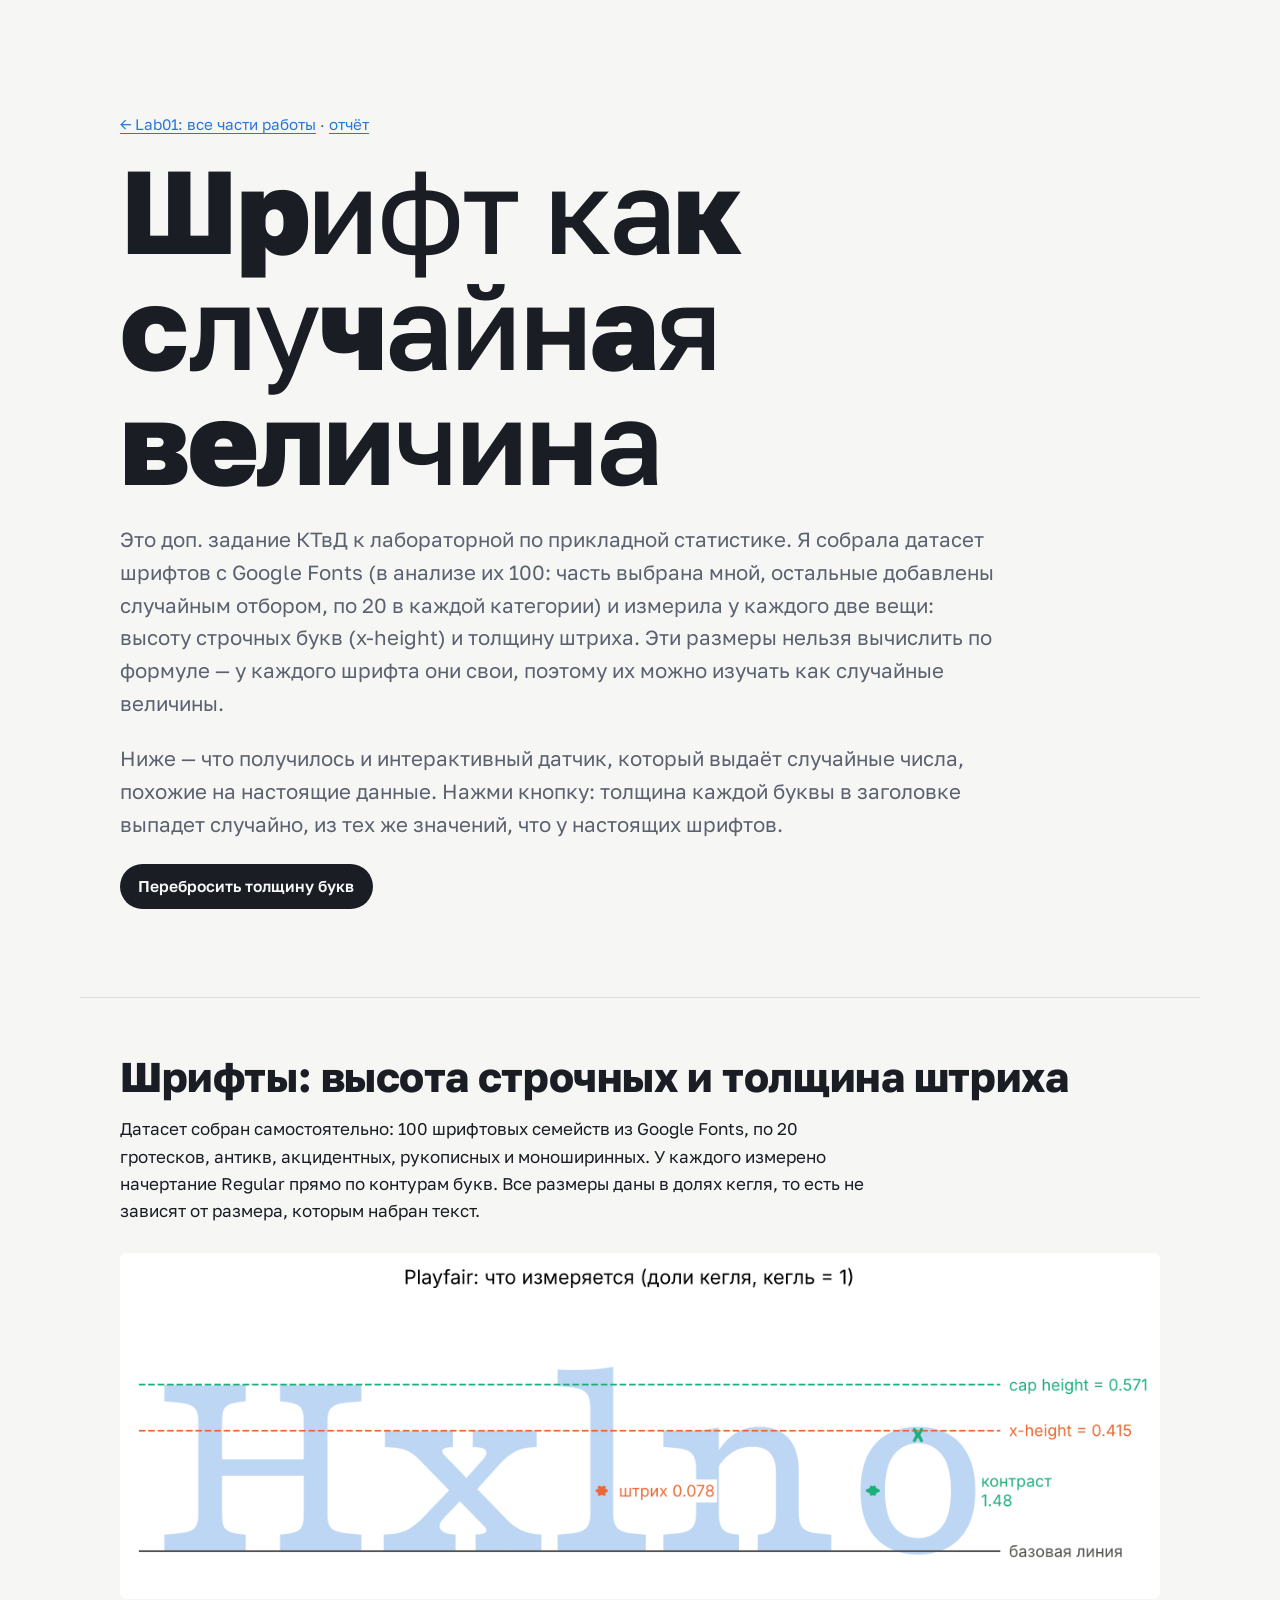
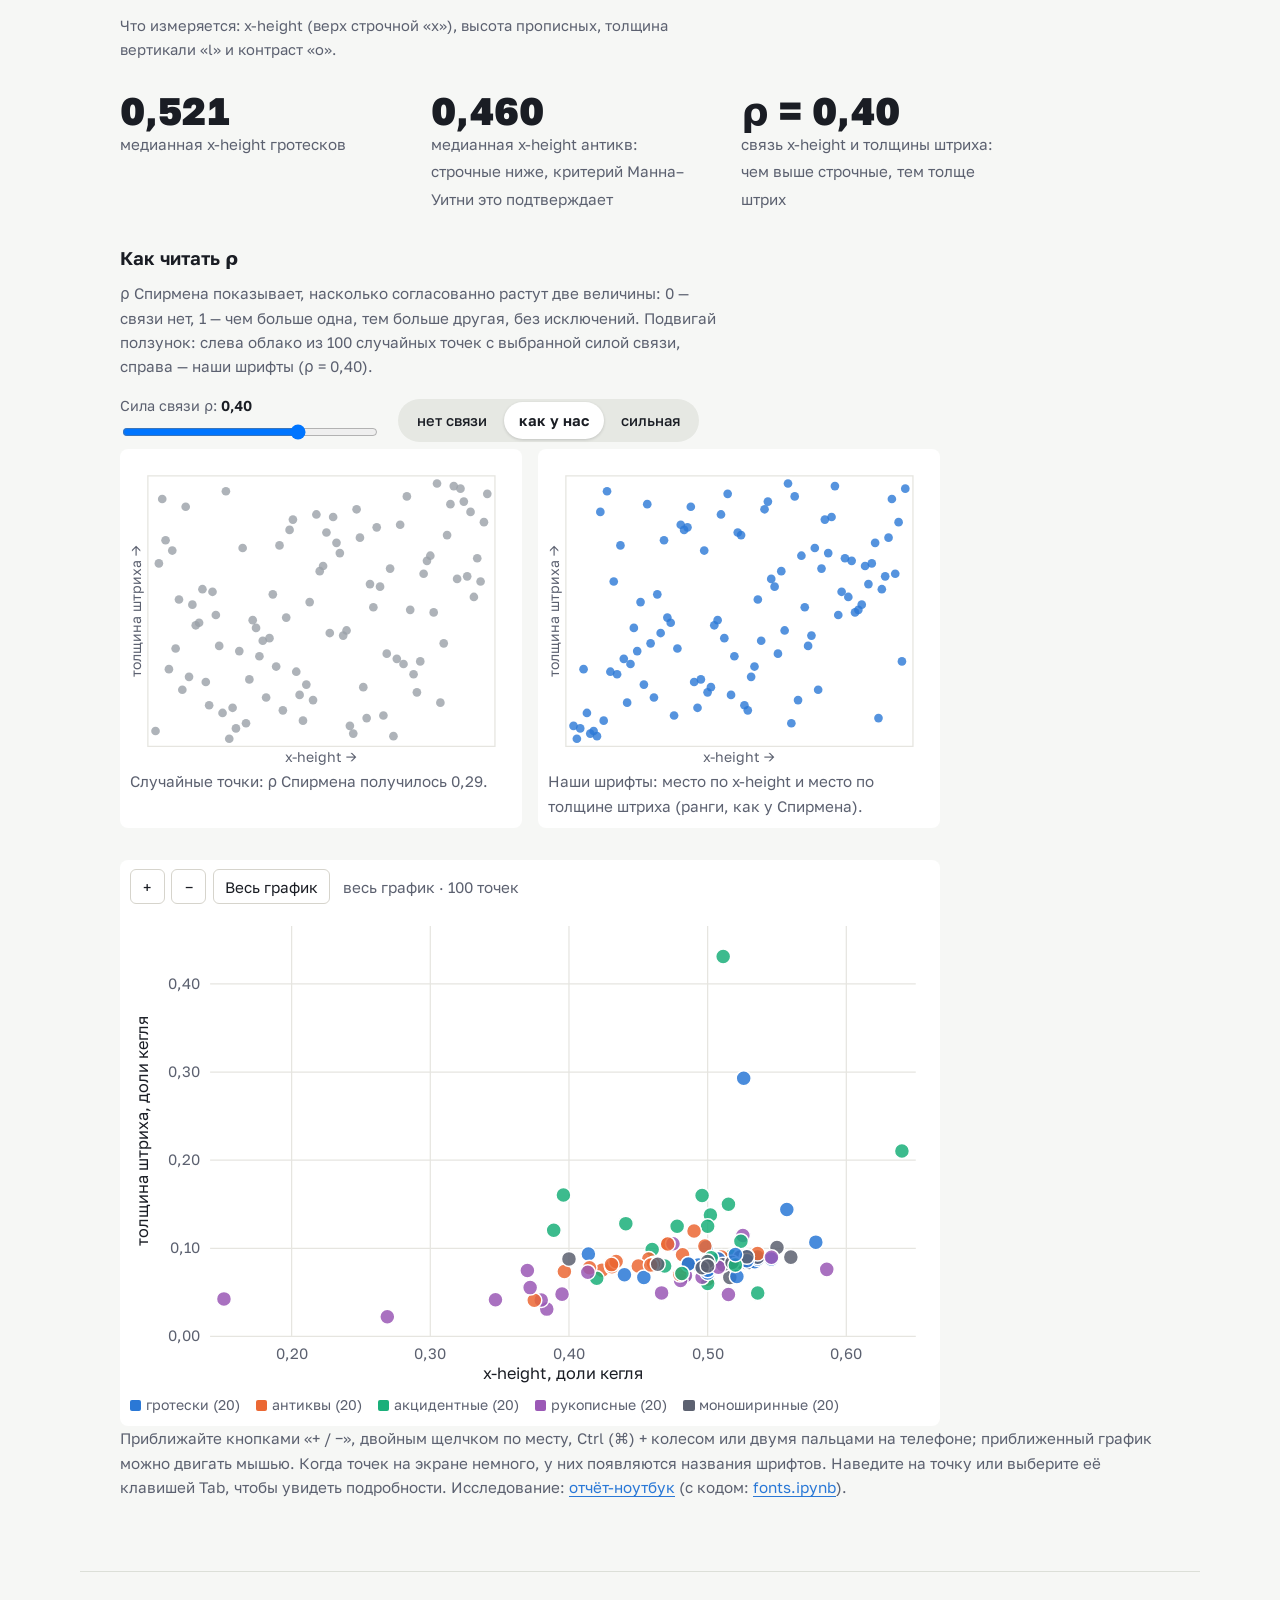
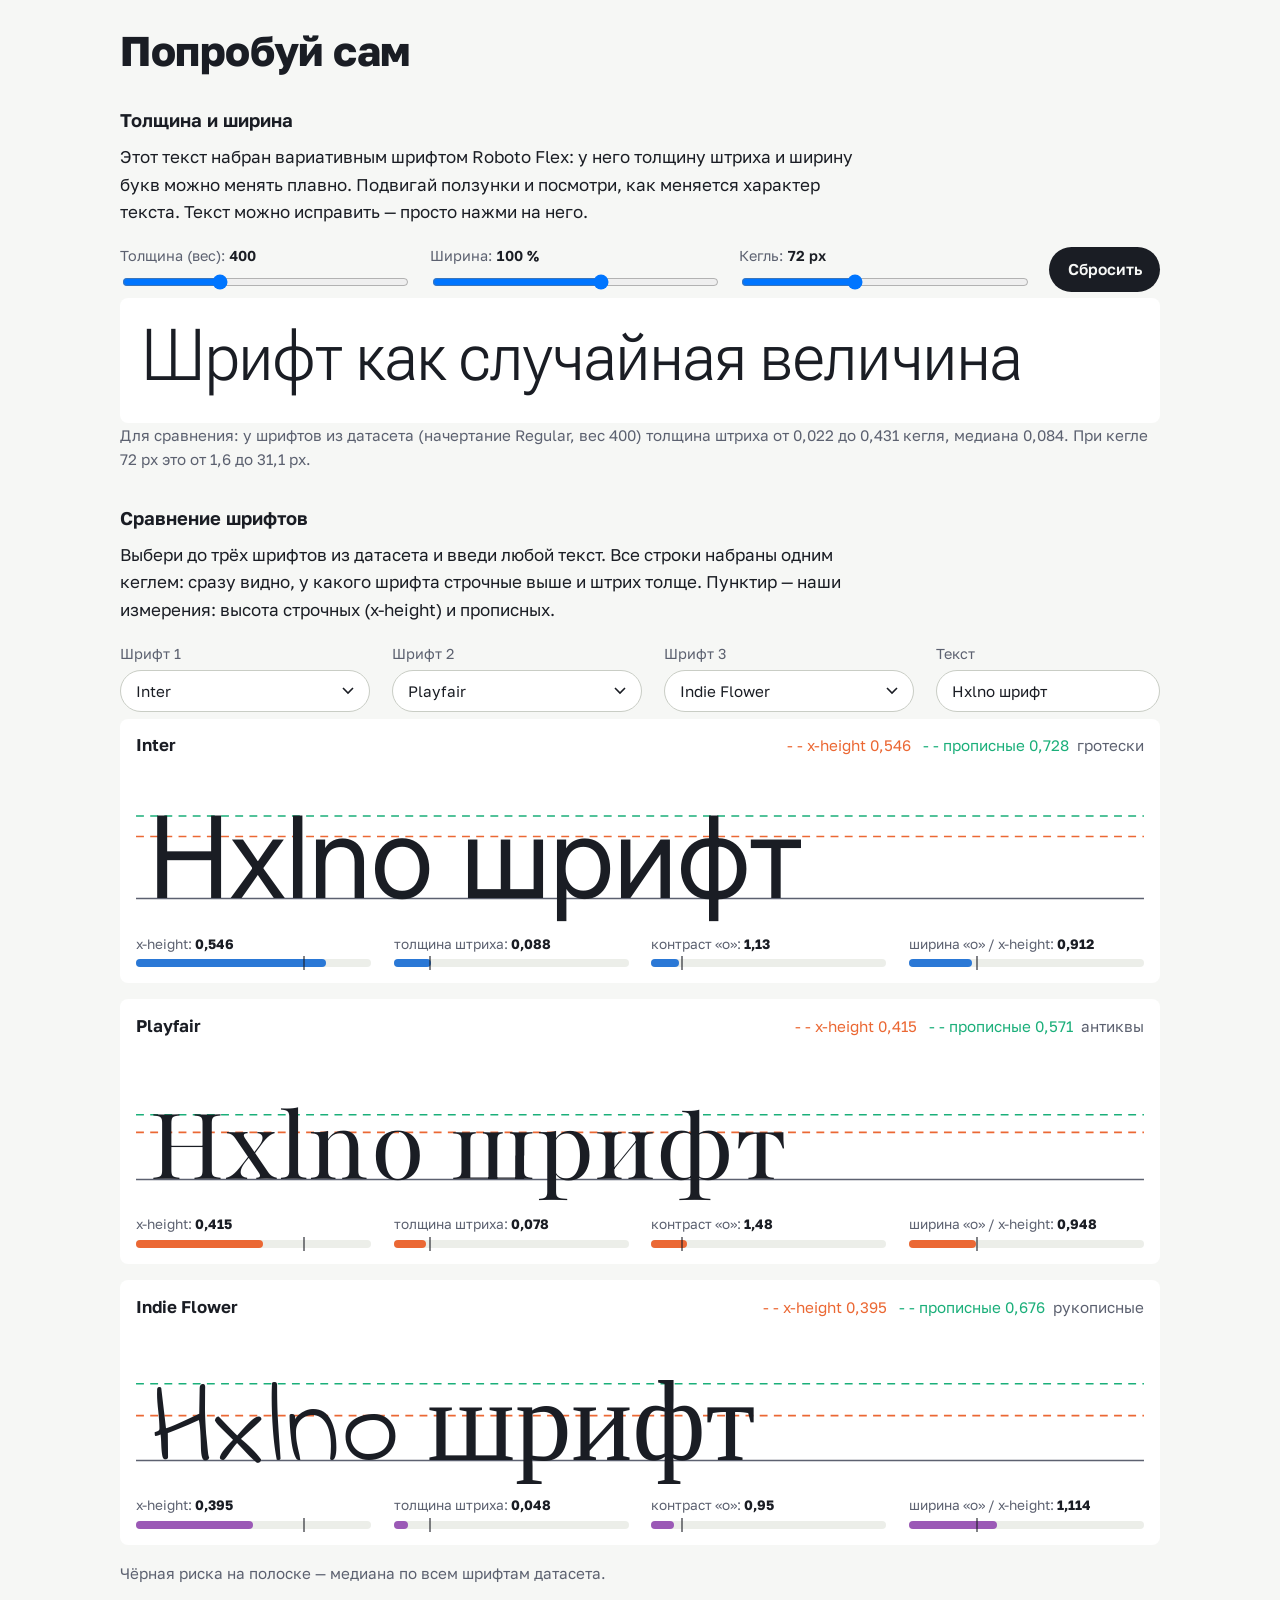
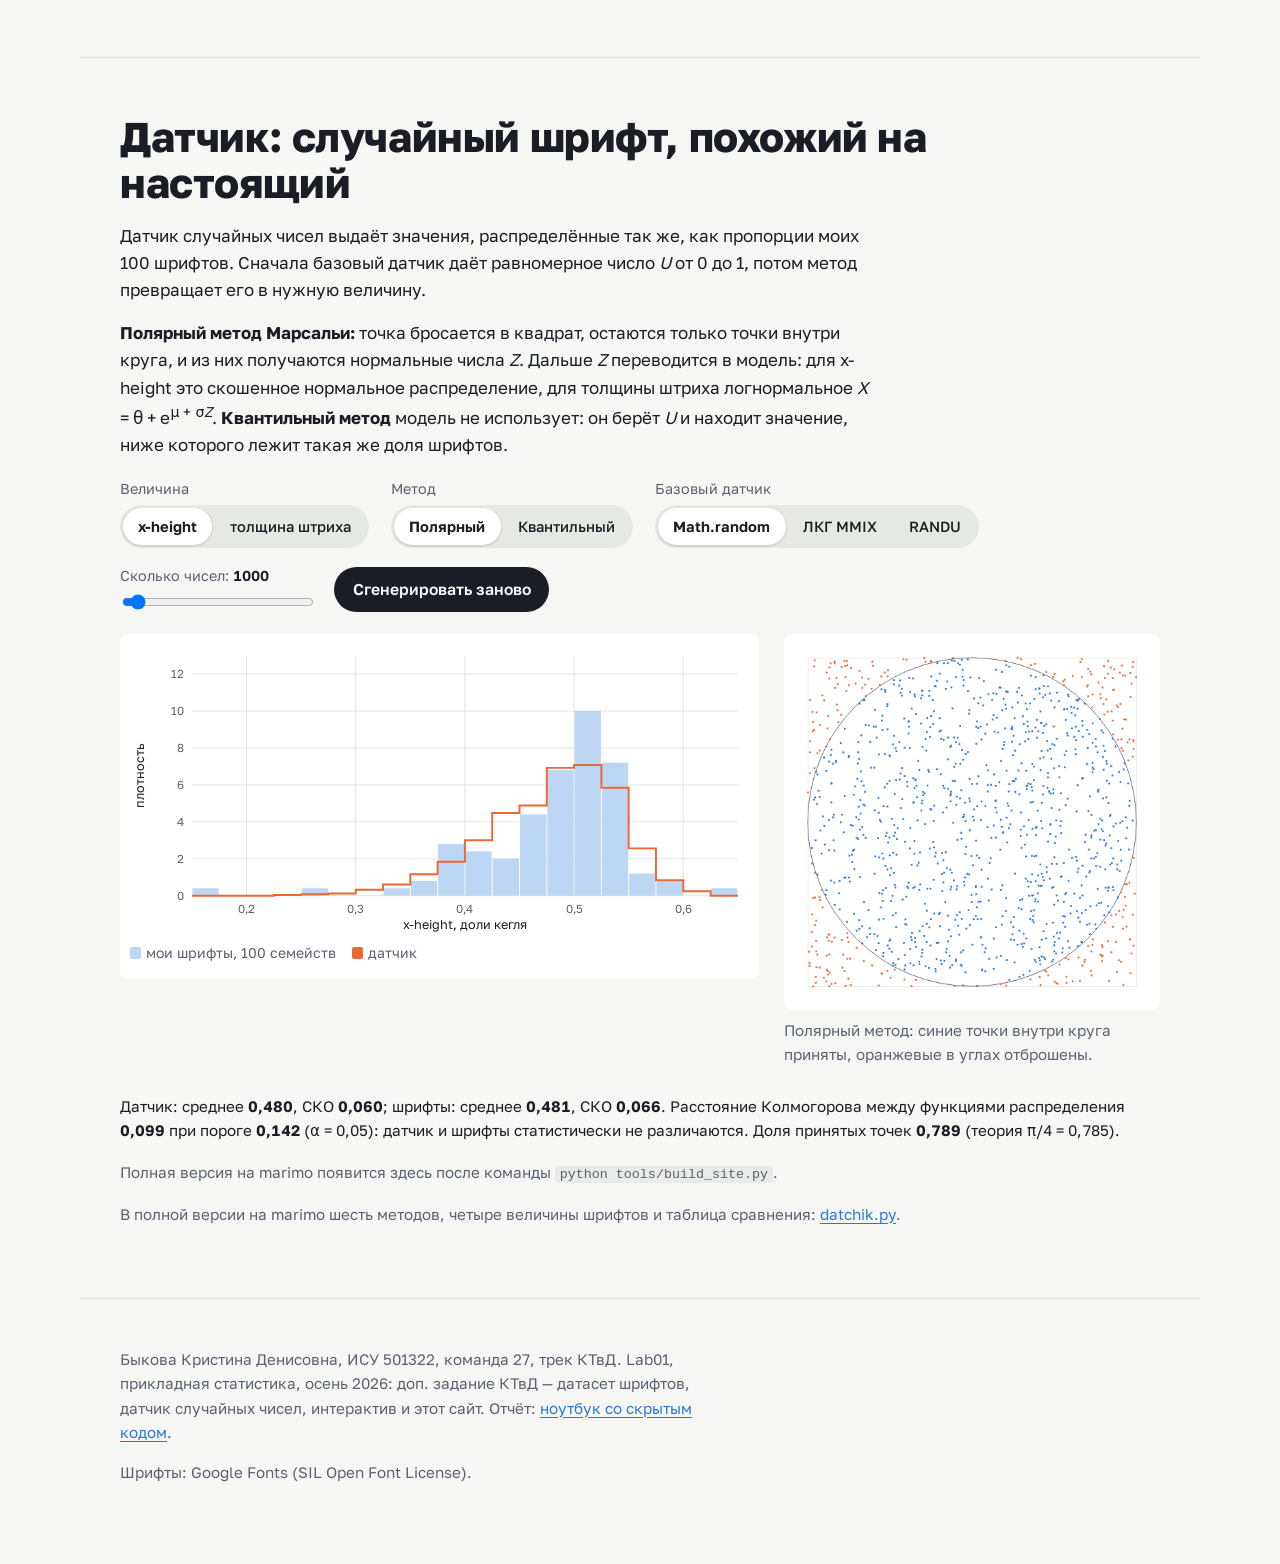
<file: fonts/docs/index.html>
<!DOCTYPE html>
<html lang="ru">
<head>
<meta charset="utf-8">
<meta name="viewport" content="width=device-width, initial-scale=1">
<title>Lab01 КТвД: шрифт как случайная величина</title>
<link rel="preconnect" href="https://fonts.googleapis.com">
<link rel="preconnect" href="https://fonts.gstatic.com" crossorigin>
<link href="https://fonts.googleapis.com/css2?family=Golos+Text:wght@400..900&display=swap" rel="stylesheet">
<link href="https://fonts.googleapis.com/css2?family=Roboto+Flex:opsz,wdth,wght@8..144,25..151,100..1000&display=swap" rel="stylesheet">
<style>
:root{
  --paper:#f6f7f5; --ink:#1a1d24; --muted:#5c6170; --rule:#dcdfd8;
  --blue:#2a78d6; --orange:#eb6834; --straw:#d8c56a; --green:#1baf7a;
  --measure:68ch;
}
*{box-sizing:border-box}
html{-webkit-text-size-adjust:100%}
body{margin:0;background:var(--paper);color:var(--ink);
  font:400 1.0625rem/1.6 "Golos Text",system-ui,-apple-system,"Segoe UI",sans-serif;}
a{color:var(--blue);text-underline-offset:.18em}
a:focus-visible,button:focus-visible,select:focus-visible,input:focus-visible,circle:focus-visible{outline:3px solid var(--orange);outline-offset:3px}
code{font-family:ui-monospace,SFMono-Regular,Menlo,monospace;font-size:.88em;background:#e9ebe6;padding:.08em .35em;border-radius:3px}
.wrap{max-width:1120px;margin:0 auto;padding:0 clamp(1.1rem,4vw,2.5rem)}
.text{max-width:var(--measure)}

/* --- hero: толщина каждой буквы — случайная величина --- */
header.wrap{padding-top:clamp(3rem,9vw,7rem);padding-bottom:clamp(3.5rem,7vw,5.5rem)}
h1{font-size:clamp(2.9rem,9.2vw,7.4rem);line-height:.98;letter-spacing:-.02em;margin:0 0 1.6rem;font-weight:400}
h1 .w{display:block}
h1 span.l{transition:font-weight .5s cubic-bezier(.2,.7,.2,1)}
.lede{font-size:clamp(1.1rem,1.6vw,1.3rem);color:var(--muted);margin:0 0 1.4rem}
.strip{height:10px;border-radius:5px;margin:2.6rem 0 0;
  background:linear-gradient(90deg,#c0392b 0%,var(--orange) 22%,var(--straw) 45%,var(--green) 66%,var(--blue) 100%)}
.strip-caption{display:flex;justify-content:space-between;color:var(--muted);font-size:.85rem;margin-top:.4rem}
button,.button{font:inherit;font-weight:600;font-size:.98rem;background:var(--ink);color:var(--paper);
  border:0;border-radius:999px;padding:.62rem 1.15rem;cursor:pointer;text-decoration:none;display:inline-block}
button:hover,.button:hover{background:#353a46}
.note{color:var(--muted);font-size:.95rem}

/* --- секции --- */
section.wrap{padding-top:3.5rem;padding-bottom:3.5rem;border-top:1px solid var(--rule)}
h2{font-size:clamp(1.7rem,3.4vw,2.6rem);line-height:1.1;font-weight:750;letter-spacing:-.01em;margin:0 0 1rem}
h3{font-size:1.15rem;font-weight:650;margin:2rem 0 .5rem}
p{margin:0 0 1rem}
figure{margin:1.8rem 0}
figure img{width:100%;max-width:760px;height:auto;background:#fff;border-radius:6px}
figure.wide img{max-width:100%}
figcaption{color:var(--muted);font-size:.92rem;margin-top:.5rem;max-width:var(--measure)}

.scroll{overflow-x:auto;max-width:100%}
table{border-collapse:collapse;width:100%;max-width:820px;font-variant-numeric:tabular-nums;margin:1.2rem 0}
th,td{text-align:left;padding:.55rem .8rem .55rem 0;border-bottom:1px solid var(--rule)}
th{font-weight:600;color:var(--muted);font-size:.92rem}
td.num{text-align:right}

/* --- живой датчик --- */
.lab{display:grid;grid-template-columns:minmax(0,1.7fr) minmax(0,1fr);gap:1.6rem;align-items:start;margin-top:1.4rem}
.controls{display:flex;flex-wrap:wrap;gap:1rem 1.4rem;align-items:end;margin:1.2rem 0 .4rem}
label{display:flex;flex-direction:column;gap:.3rem;font-size:.9rem;color:var(--muted)}
select,input[type=range]{font:inherit;color:var(--ink)}
select:not(.fancy){padding:.4rem .5rem;border:1px solid #c9cdc5;border-radius:6px;background:#fff}
.chart{background:#fff;border-radius:8px;padding:.6rem}
.chart svg,.chart canvas{display:block;width:100%;height:auto}
.readout{font-variant-numeric:tabular-nums;margin-top:.7rem;font-size:.95rem}
.readout b{font-weight:650}
.legend{display:flex;flex-wrap:wrap;gap:.4rem 1rem;font-size:.88rem;color:var(--muted);margin:.5rem 0 0}
.sw{display:inline-block;width:.8em;height:.8em;border-radius:2px;margin-right:.35em;vertical-align:-.05em}

/* --- шрифты --- */
.facts{display:grid;grid-template-columns:repeat(auto-fit,minmax(15rem,1fr));gap:1.4rem 2rem;margin:1.6rem 0;max-width:900px}
.fact strong{display:block;font-size:2.4rem;line-height:1.05;font-weight:800;font-variant-numeric:tabular-nums}
.fact span{color:var(--muted);font-size:.95rem}
.zoombar{display:flex;gap:.4rem;align-items:center;margin:0 0 .4rem;flex-wrap:wrap}
.zoombar button{font:inherit;font-size:.95rem;min-width:2.2rem;height:2.2rem;padding:0 .7rem;border-radius:6px;border:1px solid #d6d4cc;background:#fff;color:var(--ink);cursor:pointer}
.zoombar button:hover{background:#f3f2ee}.zoombar button:focus-visible{outline:2px solid #2a78d6;outline-offset:2px}
.zoombar .note{margin:0 0 0 .4rem}
#scatter{user-select:none;-webkit-user-select:none}
#zoomHint{position:absolute;left:50%;top:50%;transform:translate(-50%,-50%);background:rgba(26,29,36,.82);color:#fff;padding:.5rem .8rem;border-radius:6px;font-size:.9rem;pointer-events:none;opacity:0;transition:opacity .25s}
#tip{position:absolute;pointer-events:none;background:var(--ink);color:var(--paper);font-size:.85rem;
  padding:.3rem .55rem;border-radius:4px;opacity:0;transition:opacity .12s;white-space:nowrap}
footer.wrap{padding-top:3rem;padding-bottom:4rem;border-top:1px solid var(--rule);color:var(--muted);font-size:.95rem}
footer p{max-width:var(--measure)}

.specimen{padding:1.2rem 1.4rem;overflow:hidden}
.rho-demo{margin:0 0 2rem}
.rho-grid{display:grid;grid-template-columns:1fr 1fr;gap:1rem;max-width:820px}
.rho-grid svg{width:100%;height:auto;display:block}
#rhoPresets button[aria-pressed="true"]{background:#fff;font-weight:650;box-shadow:0 1px 3px rgba(26,29,36,.18)}
@media (max-width:560px){.rho-grid{grid-template-columns:1fr}}
.sr{position:absolute;width:1px;height:1px;overflow:hidden;clip:rect(0 0 0 0);white-space:nowrap}
.seg{display:inline-flex;flex-wrap:wrap;gap:2px;background:#e6e8e3;border-radius:999px;padding:3px}
.seg button{background:transparent;color:var(--ink);font-weight:500;font-size:.92rem;padding:.42rem .95rem;border-radius:999px;transition:background .15s}
.seg button:hover{background:#f2f3f0}
.seg button[aria-checked="true"]{background:#fff;font-weight:650;box-shadow:0 1px 3px rgba(26,29,36,.18)}
.fancy{appearance:none;-webkit-appearance:none;font:inherit;font-size:.95rem;color:var(--ink);background:#fff
  url("data:image/svg+xml,%3Csvg xmlns='http://www.w3.org/2000/svg' width='12' height='8'%3E%3Cpath d='M1 1l5 5 5-5' fill='none' stroke='%231a1d24' stroke-width='1.6'/%3E%3C/svg%3E") no-repeat right .9rem center;
  border:1px solid #c9cdc5;border-radius:999px;padding:.5rem 2.2rem .5rem .95rem;min-width:12rem;cursor:pointer}
.fancy:hover{border-color:#9aa0a8}
#play .controls label{min-width:11rem;flex:1 1 11rem}
#play .controls label .val{color:var(--ink);font-weight:600;font-variant-numeric:tabular-nums}
#play .controls input[type=range]{width:100%}
#flex{font-family:"Roboto Flex","Golos Text",system-ui,sans-serif;line-height:1.05;outline:none;word-break:break-word;min-height:1.2em}
#flex:focus-visible{box-shadow:0 0 0 3px var(--orange);border-radius:4px}
input[type=text]{font:inherit;font-size:.95rem;color:var(--ink);padding:.5rem .95rem;border:1px solid #c9cdc5;border-radius:999px;background:#fff}
input[type=text]:hover{border-color:#9aa0a8}
.controls label .val{color:var(--ink);font-weight:600;font-variant-numeric:tabular-nums}
.cmp-row{background:#fff;border-radius:8px;padding:.8rem 1rem 1rem;margin:0 0 1rem}
.cmp-row svg{display:block;width:100%;height:auto}
.cmp-head{display:flex;justify-content:space-between;align-items:baseline;gap:1rem;flex-wrap:wrap;margin-bottom:.3rem}
.cmp-head b{font-weight:650}
.bars{display:grid;grid-template-columns:repeat(auto-fit,minmax(11rem,1fr));gap:.6rem 1.4rem;margin-top:.6rem}
.bar{font-size:.85rem;color:var(--muted)}
.bar .track{position:relative;height:8px;border-radius:4px;background:#eceee9;margin-top:.25rem}
.bar .fill{position:absolute;left:0;top:0;bottom:0;border-radius:4px}
.bar .med{position:absolute;top:-3px;bottom:-3px;width:2px;background:var(--ink);opacity:.55}
@media (max-width:760px){.lab{grid-template-columns:1fr} th,td{padding-right:.6rem;font-size:.95rem}}
@media (prefers-reduced-motion:reduce){h1 span.l{transition:none}}
</style>
</head>
<body>
<header class="wrap">
  <p class="note"><a href="../">← Lab01: все части работы</a> · <a href="report/">отчёт</a></p>
  <h1 id="title" aria-label="Шрифт как случайная величина"><span class="w">Шрифт как</span><span class="w">случайная</span><span class="w">величина</span></h1>
  <p class="lede text">Это доп. задание КТвД к лабораторной по прикладной статистике. Я собрала датасет шрифтов
  с Google Fonts (в анализе их 100: часть выбрана мной, остальные добавлены случайным отбором, по 20 в каждой категории)
  и измерила у каждого две вещи: высоту строчных букв (x-height) и толщину штриха.
  Эти размеры нельзя вычислить по формуле — у каждого шрифта они свои, поэтому их можно изучать как случайные величины.</p>
  <p class="lede text">Ниже — что получилось и интерактивный датчик, который выдаёт случайные числа, похожие на настоящие данные.
  Нажми кнопку: толщина каждой буквы в заголовке выпадет случайно, из тех же значений, что у настоящих шрифтов.</p>
  <button id="reroll" type="button">Перебросить толщину букв</button>
</header>

<main>
<section class="wrap" id="fonts">
  <h2>Шрифты: высота строчных и толщина штриха</h2>
  <div class="text">
  <p>Датасет собран самостоятельно: 100 шрифтовых семейств из Google Fonts, по 20 гротесков, антикв, акцидентных,
  рукописных и моноширинных. У каждого измерено начертание Regular прямо по контурам букв. Все размеры даны в долях кегля, то есть не зависят от размера, которым набран текст.</p>
  </div>
  <figure class="wide">
    <img src="img/fonts_measure.png" alt="Буквы H x l n o шрифта Playfair с линиями измерений" loading="lazy">
    <figcaption>Что измеряется: x-height (верх строчной «x»), высота прописных, толщина вертикали «l» и контраст «o».</figcaption>
  </figure>
  <div class="facts">
    <div class="fact"><strong>0,521</strong><span>медианная x-height гротесков</span></div>
    <div class="fact"><strong>0,460</strong><span>медианная x-height антикв: строчные ниже, критерий Манна–Уитни это подтверждает</span></div>
    <div class="fact"><strong>ρ = 0,40</strong><span>связь x-height и толщины штриха: чем выше строчные, тем толще штрих</span></div>
  </div>
  <div class="rho-demo">
    <h3>Как читать ρ</h3>
    <p class="note" style="max-width:var(--measure)">ρ Спирмена показывает, насколько согласованно растут две величины: 0 — связи нет,
    1 — чем больше одна, тем больше другая, без исключений. Подвигай ползунок: слева облако из 100 случайных точек с выбранной
    силой связи, справа — наши шрифты (ρ = 0,40).</p>
    <div class="controls" style="margin-top:.4rem">
      <label style="min-width:16rem"><span>Сила связи ρ: <output id="rhoOut" class="val">0,40</output></span>
        <input id="rho" type="range" min="-1" max="1" step="0.05" value="0.4" style="width:100%"></label>
      <span class="seg" id="rhoPresets" role="group" aria-label="Готовые значения">
        <button type="button" data-v="0">нет связи</button><button type="button" data-v="0.4">как у нас</button><button type="button" data-v="0.9">сильная</button></span>
    </div>
    <div class="rho-grid">
      <div class="chart"><svg id="rhoSim" viewBox="0 0 300 240" role="img" aria-label="Облако точек с выбранной силой связи"></svg>
        <p class="note" id="rhoSimNote" style="margin:.3rem 0 0"></p></div>
      <div class="chart"><svg id="rhoReal" viewBox="0 0 300 240" role="img" aria-label="Наши шрифты в рангах"></svg>
        <p class="note" style="margin:.3rem 0 0">Наши шрифты: место по x-height и место по толщине штриха (ранги, как у Спирмена).</p></div>
    </div>
  </div>
  <div class="chart" style="position:relative;max-width:820px">
    <div class="zoombar"><button type="button" id="zIn" aria-label="Приблизить">+</button><button type="button" id="zOut" aria-label="Отдалить">−</button><button type="button" id="zReset">Весь график</button><span id="zoomInfo" class="note"></span></div>
    <svg id="scatter" viewBox="0 0 640 380" role="img" aria-label="Точечный график: x-height и толщина штриха по шрифтам"></svg>
    <div id="zoomHint">Чтобы приблизить, держите Ctrl (⌘) и крутите колесо</div>
    <div id="tip" role="status"></div>
    <div class="legend" id="flegend"></div>
  </div>
  <p class="note">Приближайте кнопками «+ / −», двойным щелчком по месту, Ctrl (⌘) + колесом или двумя пальцами на телефоне; приближенный график можно двигать мышью. Когда точек на экране немного, у них появляются названия шрифтов. Наведите на точку или выберите её клавишей Tab, чтобы увидеть подробности. Исследование: <a href="report/">отчёт-ноутбук</a> (с кодом: <a href="https://github.com/kkristinabbykova/lab01/blob/main/fonts/fonts.ipynb">fonts.ipynb</a>).</p>
</section>

<section class="wrap" id="play">
  <h2>Попробуй сам</h2>
  <h3>Толщина и ширина</h3>
  <div class="text">
  <p>Этот текст набран вариативным шрифтом Roboto Flex: у него толщину штриха и ширину букв можно менять плавно.
  Подвигай ползунки и посмотри, как меняется характер текста. Текст можно исправить — просто нажми на него.</p>
  </div>
  <div class="controls">
    <label><span>Толщина (вес): <output id="wghtOut" class="val">400</output></span>
      <input id="wght" type="range" min="100" max="1000" step="10" value="400"></label>
    <label><span>Ширина: <output id="wdthOut" class="val">100</output><span class="val">&nbsp;%</span></span>
      <input id="wdth" type="range" min="25" max="151" step="1" value="100"></label>
    <label><span>Кегль: <output id="sizeOut" class="val">72</output><span class="val">&nbsp;px</span></span>
      <input id="size" type="range" min="16" max="160" step="2" value="72"></label>
    <button id="resetPlay" type="button">Сбросить</button>
  </div>
  <div class="chart specimen"><div id="flex" contenteditable="true" spellcheck="false" aria-label="Образец текста, можно редактировать">Шрифт как случайная величина</div></div>
  <p class="note" id="flexNote"></p>

  <h3>Сравнение шрифтов</h3>
  <div class="text">
  <p>Выбери до трёх шрифтов из датасета и введи любой текст. Все строки набраны одним кеглем: сразу видно, у какого
  шрифта строчные выше и штрих толще. Пунктир — наши измерения: высота строчных (x-height) и прописных.</p>
  </div>
  <div class="controls">
    <label>Шрифт 1 <select class="fpick fancy" data-i="0"></select></label>
    <label>Шрифт 2 <select class="fpick fancy" data-i="1"></select></label>
    <label>Шрифт 3 <select class="fpick fancy" data-i="2"></select></label>
    <label style="flex:1;min-width:14rem">Текст <input id="cmpText" type="text" value="Hxlno шрифт" maxlength="40"></label>
  </div>
  <div id="cmp"></div>
</section>

<section class="wrap" id="rng">
  <h2>Датчик: случайный шрифт, похожий на настоящий</h2>
  <div class="text">
  <p>Датчик случайных чисел выдаёт значения, распределённые так же, как пропорции моих 100 шрифтов.
  Сначала базовый датчик даёт равномерное число <i>U</i> от 0 до 1, потом метод превращает его в нужную величину.</p>
  <p><b>Полярный метод Марсальи:</b> точка бросается в квадрат, остаются только точки внутри круга, и из них
  получаются нормальные числа <i>Z</i>. Дальше <i>Z</i> переводится в модель: для x-height это скошенное нормальное
  распределение, для толщины штриха логнормальное <i>X</i> = θ + e<sup>μ + σ<i>Z</i></sup>.
  <b>Квантильный метод</b> модель не использует: он берёт <i>U</i> и находит значение, ниже которого лежит
  такая же доля шрифтов.</p>
  </div>
  <div class="controls">
    <label><span id="rvarLab">Величина</span>
      <span class="seg" data-for="rvar" role="radiogroup" aria-labelledby="rvarLab"></span>
      <select id="rvar" class="sr" tabindex="-1" aria-hidden="true">
        <option value="x">x-height</option>
        <option value="s">толщина штриха</option>
      </select>
    </label>
    <label><span id="methodLab">Метод</span>
      <span class="seg" data-for="method" role="radiogroup" aria-labelledby="methodLab"></span>
      <select id="method" class="sr" tabindex="-1" aria-hidden="true">
        <option value="polar">Полярный</option>
        <option value="quantile">Квантильный</option>
      </select>
    </label>
    <label><span id="baseLab">Базовый датчик</span>
      <span class="seg" data-for="base" role="radiogroup" aria-labelledby="baseLab"></span>
      <select id="base" class="sr" tabindex="-1" aria-hidden="true">
        <option value="math">Math.random</option>
        <option value="mmix">ЛКГ MMIX</option>
        <option value="randu">RANDU</option>
      </select>
    </label>
    <label style="min-width:12rem"><span>Сколько чисел: <output id="nout" class="val">1000</output></span>
      <input id="n" type="range" min="100" max="20000" step="100" value="1000" style="width:100%">
    </label>
    <button id="go" type="button">Сгенерировать заново</button>
  </div>
  <div class="lab">
    <div class="chart">
      <svg id="hist" viewBox="0 0 640 300" role="img" aria-label="Гистограмма: шрифты и датчик"></svg>
      <div class="legend"><span><i class="sw" style="background:#bcd6f3"></i>мои шрифты, 100 семейств</span><span><i class="sw" style="background:var(--orange)"></i>датчик</span></div>
      <p class="note" id="histnote" style="margin:.3rem 0 0"></p>
    </div>
    <div>
      <div class="chart"><canvas id="trip" width="520" height="520" aria-label="Точки базового датчика"></canvas></div>
      <p class="note" style="margin-top:.5rem" id="tripnote"></p>
    </div>
  </div>
  <p class="readout" id="readout"></p>
  <p><span class="note">Полная версия на marimo появится здесь после команды <code>python tools/build_site.py</code>.</span></p>
  <p class="note">В полной версии на marimo шесть методов, четыре величины шрифтов и таблица сравнения: <a href="https://github.com/kkristinabbykova/lab01/blob/main/fonts/datchik.py">datchik.py</a>.</p>
</section>
</main>

<footer class="wrap">
  <p>Быкова Кристина Денисовна, ИСУ 501322, команда 27, трек КТвД. Lab01, прикладная статистика, осень 2026:
  доп. задание КТвД — датасет шрифтов, датчик случайных чисел, интерактив и этот сайт.
  Отчёт: <a href="report/">ноутбук со скрытым кодом</a>.</p>
  <p>Шрифты: Google Fonts (SIL Open Font License).</p>
</footer>

<script>
const D = {"rng": {"x": {"fam": "skewnorm", "params": [-3.091277, 0.550654, 0.096119], "edges": [0.15, 0.175, 0.2, 0.225, 0.25, 0.275, 0.3, 0.325, 0.35, 0.375, 0.4, 0.425, 0.45, 0.475, 0.5, 0.525, 0.55, 0.575, 0.6, 0.625, 0.65], "hist": [0.4, 0.0, 0.0, 0.0, 0.4, 0.0, 0.0, 0.4, 0.8, 2.8, 2.4, 2.0, 4.4, 6.8, 10.0, 7.2, 1.2, 0.8, 0.0, 0.4], "data": [0.1512, 0.269, 0.347, 0.37, 0.372, 0.375, 0.38, 0.384, 0.389, 0.395, 0.396, 0.39667, 0.4, 0.41357, 0.414, 0.41481, 0.42, 0.42383, 0.43066, 0.431, 0.434, 0.44, 0.441, 0.45, 0.454, 0.45752, 0.45898, 0.46004, 0.461, 0.464, 0.4668, 0.469, 0.4706, 0.47119, 0.475, 0.478, 0.48, 0.48051, 0.48145, 0.48193, 0.483, 0.484, 0.4861, 0.4861, 0.49023, 0.49329, 0.496, 0.496, 0.496, 0.49805, 0.49902, 0.5, 0.5, 0.5, 0.5, 0.5, 0.5, 0.5, 0.502, 0.5026, 0.50781, 0.50781, 0.51, 0.511, 0.51123, 0.515, 0.515, 0.516, 0.517, 0.51758, 0.52, 0.52, 0.52, 0.52112, 0.5235, 0.524, 0.52539, 0.52542, 0.526, 0.527, 0.52832, 0.52832, 0.52832, 0.52832, 0.53, 0.53, 0.534, 0.536, 0.536, 0.536, 0.536, 0.53613, 0.5459, 0.546, 0.55, 0.55713, 0.56, 0.578, 0.58594, 0.64014], "q": [0.1512, 0.1512, 0.2101, 0.269, 0.308, 0.347, 0.3585, 0.37, 0.371, 0.372, 0.3735, 0.375, 0.3775, 0.38, 0.382, 0.384, 0.3865, 0.389, 0.392, 0.395, 0.3955, 0.396, 0.39634, 0.39667, 0.39834, 0.4, 0.40679, 0.41357, 0.41379, 0.414, 0.41441, 0.41481, 0.41741, 0.42, 0.42191, 0.42383, 0.42725, 0.43066, 0.43083, 0.431, 0.4325, 0.434, 0.437, 0.44, 0.4405, 0.441, 0.4455, 0.45, 0.452, 0.454, 0.45576, 0.45752, 0.45825, 0.45898, 0.45951, 0.46004, 0.46052, 0.461, 0.4625, 0.464, 0.4654, 0.4668, 0.4679, 0.469, 0.4698, 0.4706, 0.4709, 0.47119, 0.4731, 0.475, 0.4765, 0.478, 0.479, 0.48, 0.48026, 0.48051, 0.48098, 0.48145, 0.48169, 0.48193, 0.48247, 0.483, 0.4835, 0.484, 0.48505, 0.4861, 0.4861, 0.4861, 0.48816, 0.49023, 0.49176, 0.49329, 0.49464, 0.496, 0.496, 0.496, 0.496, 0.496, 0.49702, 0.49805, 0.49854, 0.49902, 0.49951, 0.5, 0.5, 0.5, 0.5, 0.5, 0.5, 0.5, 0.5, 0.5, 0.5, 0.5, 0.5, 0.5, 0.501, 0.502, 0.5023, 0.5026, 0.50521, 0.50781, 0.50781, 0.50781, 0.50891, 0.51, 0.5105, 0.511, 0.51112, 0.51123, 0.51312, 0.515, 0.515, 0.515, 0.5155, 0.516, 0.5165, 0.517, 0.51729, 0.51758, 0.51879, 0.52, 0.52, 0.52, 0.52, 0.52, 0.52056, 0.52112, 0.52231, 0.5235, 0.52375, 0.524, 0.5247, 0.52539, 0.52541, 0.52542, 0.52571, 0.526, 0.5265, 0.527, 0.52766, 0.52832, 0.52832, 0.52832, 0.52832, 0.52832, 0.52832, 0.52832, 0.52916, 0.53, 0.53, 0.53, 0.532, 0.534, 0.535, 0.536, 0.536, 0.536, 0.536, 0.536, 0.536, 0.536, 0.53607, 0.53613, 0.54102, 0.5459, 0.54595, 0.546, 0.548, 0.55, 0.55356, 0.55713, 0.55856, 0.56, 0.569, 0.578, 0.58197, 0.58594, 0.61304, 0.64014, 0.64014], "mean": 0.4807, "sd": 0.0663, "outside": 0, "fit_ks_p": 0.193}, "s": {"fam": "lognorm", "params": [0.388873, 7.2e-05, 0.084022], "edges": [0.0, 0.01, 0.02, 0.03, 0.04, 0.05, 0.06, 0.07, 0.08, 0.09, 0.1, 0.11, 0.12, 0.13, 0.14, 0.15, 0.16, 0.17, 0.18, 0.19, 0.2, 0.21, 0.22], "hist": [0.0, 0.0, 1.0204, 1.0204, 8.1633, 1.0204, 10.2041, 14.2857, 29.5918, 14.2857, 8.1633, 2.0408, 4.0816, 1.0204, 1.0204, 1.0204, 2.0408, 0.0, 0.0, 0.0, 0.0, 1.0204], "data": [0.02229, 0.03103, 0.041, 0.04138, 0.04167, 0.04257, 0.04751, 0.048, 0.04917, 0.0494, 0.05537, 0.06, 0.06349, 0.065, 0.066, 0.067, 0.067, 0.06715, 0.06731, 0.06799, 0.069, 0.07, 0.07019, 0.07152, 0.072, 0.07293, 0.07366, 0.07493, 0.075, 0.0752, 0.07614, 0.07796, 0.078, 0.0786, 0.079, 0.08, 0.08, 0.08, 0.08, 0.081, 0.08105, 0.08114, 0.08125, 0.08154, 0.082, 0.082, 0.08213, 0.0825, 0.08398, 0.084, 0.084, 0.084, 0.0848, 0.085, 0.085, 0.08594, 0.08789, 0.08789, 0.08789, 0.08789, 0.088, 0.088, 0.08926, 0.0899, 0.09, 0.09, 0.09, 0.09, 0.09, 0.09033, 0.09082, 0.091, 0.09194, 0.09277, 0.093, 0.0935, 0.094, 0.09857, 0.101, 0.10107, 0.10254, 0.10498, 0.10517, 0.1058, 0.107, 0.10807, 0.11445, 0.11963, 0.12064, 0.125, 0.125, 0.128, 0.13772, 0.14409, 0.15, 0.16, 0.16038, 0.21037, 0.29306, 0.43125], "q": [0.02229, 0.02229, 0.02666, 0.03103, 0.03602, 0.041, 0.04119, 0.04138, 0.04153, 0.04167, 0.04212, 0.04257, 0.04504, 0.04751, 0.04776, 0.048, 0.04859, 0.04917, 0.04928, 0.0494, 0.05238, 0.05537, 0.05769, 0.06, 0.06174, 0.06349, 0.06424, 0.065, 0.0655, 0.066, 0.0665, 0.067, 0.067, 0.067, 0.06707, 0.06715, 0.06723, 0.06731, 0.06765, 0.06799, 0.06849, 0.069, 0.0695, 0.07, 0.07009, 0.07019, 0.07085, 0.07152, 0.07176, 0.072, 0.07247, 0.07293, 0.0733, 0.07366, 0.0743, 0.07493, 0.07497, 0.075, 0.0751, 0.0752, 0.07567, 0.07614, 0.07705, 0.07796, 0.07798, 0.078, 0.0783, 0.0786, 0.0788, 0.079, 0.0795, 0.08, 0.08, 0.08, 0.08, 0.08, 0.08, 0.08, 0.0805, 0.081, 0.08103, 0.08105, 0.0811, 0.08114, 0.08119, 0.08125, 0.0814, 0.08154, 0.08177, 0.082, 0.082, 0.082, 0.08207, 0.08213, 0.08232, 0.0825, 0.08324, 0.08398, 0.08399, 0.084, 0.084, 0.084, 0.084, 0.084, 0.0844, 0.0848, 0.0849, 0.085, 0.085, 0.085, 0.08547, 0.08594, 0.08691, 0.08789, 0.08789, 0.08789, 0.08789, 0.08789, 0.08789, 0.08789, 0.08795, 0.088, 0.088, 0.088, 0.08863, 0.08926, 0.08958, 0.0899, 0.08995, 0.09, 0.09, 0.09, 0.09, 0.09, 0.09, 0.09, 0.09, 0.09, 0.09017, 0.09033, 0.09058, 0.09082, 0.09091, 0.091, 0.09147, 0.09194, 0.09236, 0.09277, 0.09289, 0.093, 0.09325, 0.0935, 0.09375, 0.094, 0.09629, 0.09857, 0.09979, 0.101, 0.10104, 0.10107, 0.10181, 0.10254, 0.10376, 0.10498, 0.10507, 0.10517, 0.10549, 0.1058, 0.1064, 0.107, 0.10754, 0.10807, 0.11126, 0.11445, 0.11704, 0.11963, 0.12013, 0.12064, 0.12282, 0.125, 0.125, 0.125, 0.1265, 0.128, 0.13286, 0.13772, 0.1409, 0.14409, 0.14704, 0.15, 0.155, 0.16, 0.16019, 0.16038, 0.18538, 0.21037, 0.25171, 0.29306, 0.36216, 0.43125, 0.43125], "mean": 0.0915, "sd": 0.0487, "outside": 2, "fit_ks_p": 0.013}}, "fonts": {"pts": [{"f": "Aladin", "c": "display", "x": 0.46, "s": 0.0986, "cap": 0.716, "ct": 1.37, "w": 0.837, "g": true}, {"f": "Antic Slab", "c": "serif", "x": 0.5, "s": 0.065, "cap": 0.7, "ct": 1.12, "w": 0.95, "g": true}, {"f": "Asset", "c": "display", "x": 0.5112, "s": 0.4313, "cap": 0.6304, "ct": 9.59, "w": 2.293, "g": true}, {"f": "Azeret Mono", "c": "mono", "x": 0.55, "s": 0.101, "cap": 0.698, "ct": 1.21, "w": 0.998, "g": true}, {"f": "B612 Mono", "c": "mono", "x": 0.56, "s": 0.09, "cap": 0.76, "ct": 1.23, "w": 0.894, "g": true}, {"f": "Bad Script", "c": "handwriting", "x": 0.515, "s": 0.0475, "cap": 0.978, "ct": 0.89, "w": 0.623, "g": true}, {"f": "Bakbak One", "c": "display", "x": 0.496, "s": 0.16, "cap": 0.642, "ct": 1.11, "w": 1.008, "g": true}, {"f": "Baloo Tamma 2", "c": "display", "x": 0.469, "s": 0.08, "cap": 0.613, "ct": 1.24, "w": 0.97, "g": true}, {"f": "Basic", "c": "sans", "x": 0.499, "s": 0.1011, "cap": 0.6631, "ct": 1.38, "w": 0.945, "g": true}, {"f": "Bellota Text", "c": "display", "x": 0.5, "s": 0.06, "cap": 0.684, "ct": 1.11, "w": 0.978, "g": true}, {"f": "Bigelow Rules", "c": "display", "x": 0.5361, "s": 0.0492, "cap": 0.7241, "ct": 3.1, "w": 0.405, "g": true}, {"f": "Bilbo Swash Caps", "c": "handwriting", "x": 0.384, "s": 0.031, "cap": 0.688, "ct": 0.83, "w": 0.734, "g": true}, {"f": "Calligraffitti", "c": "handwriting", "x": 0.4668, "s": 0.0494, "cap": 0.7402, "ct": 1.09, "w": 0.866, "g": true}, {"f": "Caudex", "c": "serif", "x": 0.4575, "s": 0.0879, "cap": 0.6855, "ct": 2.86, "w": 1.049, "g": true}, {"f": "Ceviche One", "c": "display", "x": 0.396, "s": 0.1604, "cap": 0.56, "ct": 1.14, "w": 0.997, "g": true}, {"f": "Charis SIL", "c": "serif", "x": 0.4819, "s": 0.0928, "cap": 0.6709, "ct": 2.31, "w": 0.987, "g": true}, {"f": "Cookie", "c": "handwriting", "x": 0.37, "s": 0.0749, "cap": 0.66, "ct": 2.48, "w": 1.135, "g": true}, {"f": "Cousine", "c": "mono", "x": 0.5283, "s": 0.0879, "cap": 0.6587, "ct": 1.42, "w": 0.894, "g": true}, {"f": "Crimson Text", "c": "serif", "x": 0.4238, "s": 0.0752, "cap": 0.6465, "ct": 2.18, "w": 1.002, "g": true}, {"f": "Croissant One", "c": "display", "x": 0.515, "s": 0.15, "cap": 0.7, "ct": 3.66, "w": 1.029, "g": true}, {"f": "Datatype", "c": "mono", "x": 0.516, "s": 0.067, "cap": 0.698, "ct": 1.02, "w": 0.756, "g": true}, {"f": "Donegal One", "c": "serif", "x": 0.498, "s": 0.1025, "cap": 0.7471, "ct": 2.13, "w": 0.983, "g": true}, {"f": "Dreadnought Grotesk", "c": "sans", "x": 0.526, "s": 0.2931, "cap": 0.701, "ct": 2.64, "w": 1.289, "g": true}, {"f": "Expletus Sans", "c": "display", "x": 0.517, "s": 0.091, "cap": 0.727, "ct": 1.38, "w": 0.932, "g": true}, {"f": "Fira Mono", "c": "mono", "x": 0.527, "s": 0.084, "cap": 0.689, "ct": 1.32, "w": 0.861, "g": true}, {"f": "Forum", "c": "display", "x": 0.42, "s": 0.066, "cap": 0.66, "ct": 1.93, "w": 1.052, "g": true}, {"f": "Fraunces", "c": "serif", "x": 0.4706, "s": 0.1058, "cap": 0.7, "ct": 2.57, "w": 1.068, "g": true}, {"f": "Fuggles", "c": "handwriting", "x": 0.269, "s": 0.0223, "cap": 0.641, "ct": 1.47, "w": 0.981, "g": true}, {"f": "Gabriela", "c": "serif", "x": 0.51, "s": 0.09, "cap": 0.718, "ct": 1.97, "w": 0.957, "g": true}, {"f": "Geist", "c": "sans", "x": 0.53, "s": 0.084, "cap": 0.71, "ct": 1.1, "w": 0.915, "g": true}, {"f": "Geist Mono", "c": "mono", "x": 0.53, "s": 0.084, "cap": 0.71, "ct": 1.1, "w": 0.913, "g": true}, {"f": "Gloria Hallelujah", "c": "handwriting", "x": 0.5254, "s": 0.0919, "cap": 0.7344, "ct": 1.0, "w": 0.883, "g": true}, {"f": "Google Sans Code", "c": "mono", "x": 0.5235, "s": 0.09, "cap": 0.716, "ct": 1.11, "w": 0.928, "g": true}, {"f": "Gorditas", "c": "display", "x": 0.502, "s": 0.1377, "cap": 0.699, "ct": 0.97, "w": 0.918, "g": true}, {"f": "Grape Nuts", "c": "handwriting", "x": 0.347, "s": 0.0417, "cap": 0.597, "ct": 1.17, "w": 0.96, "g": true}, {"f": "Gveret Levin", "c": "handwriting", "x": 0.5254, "s": 0.1145, "cap": 0.693, "ct": 0.9, "w": 0.921, "g": true}, {"f": "Hibur Mono", "c": "mono", "x": 0.536, "s": 0.09, "cap": 0.714, "ct": 1.23, "w": 0.914, "g": true}, {"f": "Homemade Apple", "c": "handwriting", "x": 0.5859, "s": 0.0761, "cap": 0.9824, "ct": null, "w": 1.175, "g": true}, {"f": "Hurricane", "c": "handwriting", "x": 0.38, "s": 0.0414, "cap": 0.609, "ct": 1.0, "w": 0.926, "g": true}, {"f": "Indie Flower", "c": "handwriting", "x": 0.395, "s": 0.048, "cap": 0.676, "ct": 0.95, "w": 1.114, "g": true}, {"f": "Inter", "c": "sans", "x": 0.5459, "s": 0.0879, "cap": 0.7275, "ct": 1.13, "w": 0.912, "g": true}, {"f": "Josefin Sans", "c": "sans", "x": 0.414, "s": 0.0935, "cap": 0.723, "ct": 1.22, "w": 1.101, "g": true}, {"f": "Josefin Slab", "c": "serif", "x": 0.375, "s": 0.041, "cap": 0.7, "ct": 1.04, "w": 1.051, "g": true}, {"f": "Kaushan Script", "c": "handwriting", "x": 0.475, "s": 0.1052, "cap": 0.742, "ct": 0.99, "w": 0.842, "g": true}, {"f": "Kings", "c": "handwriting", "x": 0.496, "s": 0.0671, "cap": 0.634, "ct": 2.8, "w": 0.794, "g": true}, {"f": "Kurale", "c": "serif", "x": 0.461, "s": 0.0825, "cap": 0.65, "ct": 1.98, "w": 0.961, "g": true}, {"f": "LXGW WenKai Mono TC", "c": "mono", "x": 0.483, "s": 0.0673, "cap": 0.705, "ct": 1.1, "w": 0.851, "g": true}, {"f": "LXGW WenKai TC", "c": "handwriting", "x": 0.484, "s": 0.069, "cap": 0.705, "ct": 1.12, "w": 0.93, "g": true}, {"f": "Libertinus Serif", "c": "serif", "x": 0.431, "s": 0.079, "cap": 0.647, "ct": 2.43, "w": 0.979, "g": true}, {"f": "Lusitana", "c": "serif", "x": 0.434, "s": 0.085, "cap": 0.713, "ct": 2.08, "w": 1.044, "g": true}, {"f": "M PLUS 1 Code", "c": "mono", "x": 0.52, "s": 0.08, "cap": 0.73, "ct": 1.14, "w": 0.769, "g": true}, {"f": "Marck Script", "c": "handwriting", "x": 0.372, "s": 0.0554, "cap": 0.637, "ct": 1.08, "w": 0.836, "g": true}, {"f": "Mozilla Text", "c": "sans", "x": 0.534, "s": 0.0848, "cap": 0.69, "ct": 1.29, "w": 0.942, "g": true}, {"f": "Nanum Pen Script", "c": "handwriting", "x": 0.4805, "s": 0.0635, "cap": 0.556, "ct": 0.98, "w": 0.668, "g": true}, {"f": "Neuton", "c": "serif", "x": 0.4307, "s": 0.0815, "cap": 0.6074, "ct": 1.77, "w": 0.941, "g": true}, {"f": "Nevermind", "c": "sans", "x": 0.5078, "s": 0.0879, "cap": 0.7046, "ct": 1.12, "w": 1.031, "g": true}, {"f": "Noto Sans Coptic", "c": "sans", "x": 0.536, "s": 0.088, "cap": 0.714, "ct": 1.24, "w": 0.925, "g": true}, {"f": "Noto Sans Mono", "c": "mono", "x": 0.536, "s": 0.09, "cap": 0.714, "ct": 1.23, "w": 0.914, "g": true}, {"f": "Noto Serif", "c": "serif", "x": 0.536, "s": 0.094, "cap": 0.714, "ct": 1.85, "w": 0.871, "g": true}, {"f": "Nunito", "c": "sans", "x": 0.4933, "s": 0.081, "cap": 0.7119, "ct": 1.26, "w": 0.941, "g": true}, {"f": "Oswald", "c": "sans", "x": 0.578, "s": 0.107, "cap": 0.81, "ct": 1.35, "w": 0.583, "g": true}, {"f": "Overpass Mono", "c": "mono", "x": 0.511, "s": 0.0813, "cap": 0.7, "ct": 1.12, "w": 0.932, "g": true}, {"f": "PT Sans Narrow", "c": "sans", "x": 0.5, "s": 0.072, "cap": 0.7, "ct": 1.15, "w": 0.716, "g": true}, {"f": "Pattaya", "c": "sans", "x": 0.5571, "s": 0.1441, "cap": 0.75, "ct": 1.16, "w": 1.034, "g": true}, {"f": "Playfair", "c": "serif", "x": 0.4148, "s": 0.078, "cap": 0.571, "ct": 1.48, "w": 0.948, "g": true}, {"f": "Playpen Sans", "c": "handwriting", "x": 0.546, "s": 0.0899, "cap": 0.782, "ct": 1.05, "w": 0.824, "g": true}, {"f": "Questrial", "c": "sans", "x": 0.5, "s": 0.075, "cap": 0.662, "ct": 1.1, "w": 0.992, "g": true}, {"f": "Quintessential", "c": "handwriting", "x": 0.5078, "s": 0.0786, "cap": 0.7271, "ct": 2.93, "w": 0.682, "g": true}, {"f": "Raleway", "c": "sans", "x": 0.5211, "s": 0.068, "cap": 0.71, "ct": 1.17, "w": 0.993, "g": true}, {"f": "Reddit Mono", "c": "mono", "x": 0.5176, "s": 0.084, "cap": 0.7197, "ct": 1.07, "w": 0.883, "g": true}, {"f": "Roboto", "c": "sans", "x": 0.5283, "s": 0.0908, "cap": 0.7109, "ct": 1.22, "w": 0.91, "g": true}, {"f": "Roboto Condensed", "c": "sans", "x": 0.5283, "s": 0.0859, "cap": 0.7109, "ct": 1.17, "w": 0.774, "g": true}, {"f": "Roboto Mono", "c": "mono", "x": 0.5283, "s": 0.0903, "cap": 0.7109, "ct": 1.23, "w": 0.909, "g": true}, {"f": "Rokkitt", "c": "serif", "x": 0.3967, "s": 0.0737, "cap": 0.583, "ct": 1.19, "w": 1.061, "g": true}, {"f": "Rubik Marker Hatch", "c": "display", "x": 0.524, "s": 0.1081, "cap": 0.712, "ct": 0.76, "w": 1.105, "g": true}, {"f": "Rubik Moonrocks", "c": "display", "x": 0.52, "s": 0.0811, "cap": 0.7, "ct": 1.64, "w": 1.121, "g": true}, {"f": "Sail", "c": "display", "x": 0.389, "s": 0.1206, "cap": 0.665, "ct": 3.57, "w": 1.008, "g": true}, {"f": "Sancreek", "c": "display", "x": 0.6401, "s": 0.2104, "cap": 0.7627, "ct": 2.69, "w": 0.822, "g": true}, {"f": "Shantell Sans", "c": "display", "x": 0.5026, "s": 0.0893, "cap": 0.709, "ct": 1.09, "w": 0.983, "g": true}, {"f": "Share Tech Mono", "c": "mono", "x": 0.5, "s": 0.085, "cap": 0.7, "ct": 1.13, "w": 0.746, "g": true}, {"f": "Shippori Mincho B1", "c": "serif", "x": 0.48, "s": 0.0702, "cap": 0.727, "ct": 2.36, "w": 0.983, "g": true}, {"f": "Source Code Pro", "c": "mono", "x": 0.4861, "s": 0.082, "cap": 0.656, "ct": 1.24, "w": 0.989, "g": true}, {"f": "Source Sans 3", "c": "sans", "x": 0.4861, "s": 0.0821, "cap": 0.6563, "ct": 1.24, "w": 0.927, "g": true}, {"f": "Space Mono", "c": "mono", "x": 0.496, "s": 0.078, "cap": 0.7, "ct": 1.08, "w": 1.004, "g": true}, {"f": "Special Elite", "c": "display", "x": 0.4814, "s": 0.0715, "cap": 0.6895, "ct": 0.49, "w": 1.045, "g": true}, {"f": "Spectral", "c": "serif", "x": 0.45, "s": 0.08, "cap": 0.66, "ct": 2.1, "w": 0.978, "g": true}, {"f": "Syne Mono", "c": "mono", "x": 0.5, "s": 0.08, "cap": 0.65, "ct": 1.04, "w": 0.896, "g": true}, {"f": "Tajawal", "c": "sans", "x": 0.454, "s": 0.067, "cap": 0.633, "ct": 1.32, "w": 0.963, "g": true}, {"f": "Teachers", "c": "sans", "x": 0.44, "s": 0.07, "cap": 0.68, "ct": 1.0, "w": 1.045, "g": true}, {"f": "Tinos", "c": "serif", "x": 0.459, "s": 0.0811, "cap": 0.6548, "ct": 2.26, "w": 0.923, "g": true}, {"f": "Tiny5 Duo", "c": "display", "x": 0.5, "s": 0.125, "cap": 0.625, "ct": 0.0, "w": 1.25, "g": true}, {"f": "Ubuntu", "c": "sans", "x": 0.52, "s": 0.093, "cap": 0.693, "ct": 1.18, "w": 0.938, "g": true}, {"f": "Ubuntu Mono", "c": "mono", "x": 0.464, "s": 0.082, "cap": 0.619, "ct": 1.16, "w": 0.905, "g": true}, {"f": "VT323", "c": "mono", "x": 0.4, "s": 0.088, "cap": 0.56, "ct": 1.1, "w": 0.82, "g": true}, {"f": "Vast Shadow", "c": "serif", "x": 0.4712, "s": 0.105, "cap": 0.6079, "ct": 1.34, "w": 1.429, "g": true}, {"f": "Vibur", "c": "handwriting", "x": 0.4136, "s": 0.0729, "cap": 0.7578, "ct": 0.94, "w": 0.895, "g": true}, {"f": "Vidaloka", "c": "serif", "x": 0.4902, "s": 0.1196, "cap": 0.6968, "ct": 5.69, "w": 0.908, "g": true}, {"f": "Wallpoet", "c": "display", "x": 0.441, "s": 0.128, "cap": 0.575, "ct": null, "w": 1.331, "g": true}, {"f": "Yatra One", "c": "display", "x": 0.478, "s": 0.125, "cap": 0.666, "ct": 1.3, "w": 1.045, "g": true}, {"f": "Yuyu Short", "c": "handwriting", "x": 0.1512, "s": 0.0426, "cap": 0.7196, "ct": 1.03, "w": 1.832, "g": true}], "med": {"display": 0.5, "handwriting": 0.471, "mono": 0.519, "sans": 0.521, "serif": 0.46}, "rho": 0.4, "n": 100, "stems": [0.0223, 0.031, 0.041, 0.0414, 0.0417, 0.0426, 0.0475, 0.048, 0.0492, 0.0494, 0.0554, 0.06, 0.0635, 0.065, 0.066, 0.067, 0.067, 0.0671, 0.0673, 0.068, 0.069, 0.07, 0.0702, 0.0715, 0.072, 0.0729, 0.0737, 0.0749, 0.075, 0.0752, 0.0761, 0.078, 0.078, 0.0786, 0.079, 0.08, 0.08, 0.08, 0.08, 0.081, 0.0811, 0.0811, 0.0813, 0.0815, 0.082, 0.082, 0.0821, 0.0825, 0.084, 0.084, 0.084, 0.084, 0.0848, 0.085, 0.085, 0.0859, 0.0879, 0.0879, 0.0879, 0.0879, 0.088, 0.088, 0.0893, 0.0899, 0.09, 0.09, 0.09, 0.09, 0.09, 0.0903, 0.0908, 0.091, 0.0919, 0.0928, 0.093, 0.0935, 0.094, 0.0986, 0.101, 0.1011, 0.1025, 0.105, 0.1052, 0.1058, 0.107, 0.1081, 0.1145, 0.1196, 0.1206, 0.125, 0.125, 0.128, 0.1377, 0.1441, 0.15, 0.16, 0.1604, 0.2104, 0.2931, 0.4313]}};
const CAT = {sans:["гротески","#2a78d6"], serif:["антиквы","#eb6834"], display:["акцидентные","#1baf7a"],
             handwriting:["рукописные","#9b59b6"], mono:["моноширинные","#5c6170"]};
const nf = (v, d=3) => v.toFixed(d).replace(".", ",");

/* --- заголовок: вес буквы = квантиль толщины штриха --- */
const title = document.getElementById("title");
const stems = D.fonts.stems, sMin = stems[0], sMax = stems[stems.length - 1];
title.querySelectorAll(".w").forEach(w => {
  w.innerHTML = [...w.textContent].map(ch => ch === " " ? " " : `<span class="l" aria-hidden="true">${ch}</span>`).join("");
});
function reroll() {
  title.querySelectorAll("span.l").forEach(s => {
    const st = stems[Math.floor(Math.random() * stems.length)];
    // ранг толщины среди шрифтов -> вес 400..900
    const r = stems.indexOf(st) / (stems.length - 1);
    s.style.fontWeight = Math.round(400 + 500 * r);
    s.title = `толщина штриха ${nf(st)}`;
  });
}
document.getElementById("reroll").addEventListener("click", reroll);
reroll();

/* --- базовые датчики --- */
function makeBase(kind, seed = 2026) {
  if (kind === "randu") { let x = (seed | 1) >>> 0; return () => (x = Number((65539n * BigInt(x)) % 2147483648n)) / 2147483648; }
  if (kind === "mmix") {
    let x = BigInt(seed); const a = 6364136223846793005n, c = 1442695040888963407n, m = (1n << 64n) - 1n;
    return () => { x = (a * x + c) & m; return (Number(x >> 11n) + 0.5) / 9007199254740992; };
  }
  return Math.random;
}
const R = D.rng;
let RV = R.x;                                // выбранная величина: x-height или толщина штриха
function quantile(u) {                      // эмпирическая F^-1 с линейной интерполяцией
  const Q = RV.q, t = u * (Q.length - 1), i = Math.min(Math.floor(t), Q.length - 2);
  return Q[i] + (t - i) * (Q[i + 1] - Q[i]);
}

/* --- полярный метод Марсальи: пары нормальных чисел из точек внутри круга --- */
function polarNormals(u, m) {
  const z = []; let tried = 0, acc = 0; const pts = [];
  while (z.length < m) {
    const v1 = 2 * u() - 1, v2 = 2 * u() - 1, s = v1 * v1 + v2 * v2;
    tried++;
    if (pts.length < 1500) pts.push([v1, v2, s > 0 && s < 1]);
    if (s > 0 && s < 1) { acc++; const f = Math.sqrt(-2 * Math.log(s) / s); z.push(v1 * f, v2 * f); }
  }
  return {z, acc: acc / tried, pts};
}
function polarGen(u, n) {
  const [a, b, c] = RV.params;
  if (RV.fam === "lognorm") {                // X = θ + e^(μ + σZ): σ = a, θ = b, e^μ = c
    const r = polarNormals(u, n); return {x: r.z.slice(0, n).map(z => b + c * Math.exp(a * z)), acc: r.acc, pts: r.pts};
  }
  // скошенное нормальное (Аззалини): X = loc + scale·(δ|Z0| + √(1−δ²)·Z1), δ = α/√(1+α²)
  const r = polarNormals(u, 2 * n), d = a / Math.sqrt(1 + a * a), x = [];
  for (let i = 0; i < n; i++) x.push(b + c * (d * Math.abs(r.z[2 * i]) + Math.sqrt(1 - d * d) * r.z[2 * i + 1]));
  return {x, acc: r.acc, pts: r.pts};
}

/* --- гистограмма --- */
const NS = "http://www.w3.org/2000/svg";
const el = (tag, attrs) => { const e = document.createElementNS(NS, tag); for (const k in attrs) e.setAttribute(k, attrs[k]); return e; };
const W = 640, Hh = 300, pad = {l: 64, r: 12, t: 12, b: 40};   // слева место под числа оси и подпись
let E, H, yMax;
const xs = v => pad.l + (v - E[0]) / (E[E.length - 1] - E[0]) * (W - pad.l - pad.r);
const ys = v => Hh - pad.b - Math.min(v, yMax) / yMax * (Hh - pad.t - pad.b);
const svg = document.getElementById("hist");
function axes(s, xticks, yticks, xlab, ylab, X, Y, w, h, xd = 2, yd = 0) {
  xticks.forEach(t => { s.append(el("line", {x1: X(t), x2: X(t), y1: pad.t, y2: h - pad.b, stroke: "#e6e5e0"}));
    const tx = el("text", {x: X(t), y: h - pad.b + 18, "text-anchor": "middle", "font-size": 12, fill: "#5c6170"}); tx.textContent = nf(t, xd); s.append(tx); });
  yticks.forEach(t => { s.append(el("line", {x1: pad.l, x2: w - pad.r, y1: Y(t), y2: Y(t), stroke: "#e6e5e0"}));
    const tx = el("text", {x: pad.l - 8, y: Y(t) + 4, "text-anchor": "end", "font-size": 12, fill: "#5c6170"}); tx.textContent = nf(t, yd); s.append(tx); });
  const xl = el("text", {x: (pad.l + w - pad.r) / 2, y: h - 6, "text-anchor": "middle", "font-size": 13, fill: "#1a1d24"}); xl.textContent = xlab; s.append(xl);
  const yl = el("text", {x: 14, y: (pad.t + h - pad.b) / 2, "text-anchor": "middle", "font-size": 13, fill: "#1a1d24", transform: `rotate(-90 14 ${(pad.t + h - pad.b) / 2})`}); yl.textContent = ylab; s.append(yl);
}
function drawHist(gen) {
  svg.replaceChildren();
  E = RV.edges; H = RV.hist;
  const isX = RV === R.x;
  yMax = Math.max(...H) * 1.3;
  const yt = niceTicks(0, yMax, 4)[0];
  axes(svg, isX ? [0.2, 0.3, 0.4, 0.5, 0.6] : [0, 0.05, 0.1, 0.15, 0.2], yt.filter(t => t < yMax), (isX ? "x-height" : "толщина штриха") + ", доли кегля",
       "плотность", xs, ys, W, Hh, isX ? 1 : 2, 0);
  H.forEach((v, i) => svg.append(el("rect", {x: xs(E[i]) + .5, y: ys(v), width: Math.max(0, xs(E[i + 1]) - xs(E[i]) - 1), height: ys(0) - ys(v), fill: "#bcd6f3"})));
  const cnt = new Array(H.length).fill(0), bw = E[1] - E[0];
  gen.forEach(v => { const i = Math.floor((v - E[0]) / bw); if (i >= 0 && i < cnt.length) cnt[i]++; });
  let d = "";
  cnt.forEach((c, i) => { const y = ys(c / gen.length / bw); d += `${i ? "L" : "M"}${xs(E[i])},${y}L${xs(E[i + 1])},${y}`; });
  svg.append(el("path", {d, fill: "none", stroke: "#eb6834", "stroke-width": 2}));
}

/* --- тройки --- */
const cv = document.getElementById("trip"), ctx = cv.getContext("2d");
function drawPolar(pts) {
  ctx.fillStyle = "#fff"; ctx.fillRect(0, 0, cv.width, cv.height);
  const S = cv.width - 40, cx = 20 + S / 2, cy = 20 + S / 2;
  ctx.strokeStyle = "#e6e5e0"; ctx.strokeRect(20.5, 20.5, S, S);
  ctx.strokeStyle = "#5c6170"; ctx.beginPath(); ctx.arc(cx, cy, S / 2, 0, 2 * Math.PI); ctx.stroke();
  pts.forEach(([a, b, ok]) => { ctx.fillStyle = ok ? "#2a78d6" : "#eb6834";
    ctx.fillRect(cx + a * S / 2 - 1.2, cy - b * S / 2 - 1.2, 2.6, 2.6); });
}
function drawTriples(kind) {
  const u = makeBase(kind, 7), n = 3000, a = [];
  for (let i = 0; i < n + 2; i++) a.push(u());
  ctx.fillStyle = "#fff"; ctx.fillRect(0, 0, cv.width, cv.height);
  ctx.strokeStyle = "#e6e5e0"; ctx.strokeRect(20.5, 20.5, cv.width - 40, cv.height - 40);
  ctx.fillStyle = "rgba(26,29,36,.55)";
  for (let k = 0; k < n; k++) {
    const x = ((6 * a[k + 1] - 9 * a[k]) % 1 + 1) % 1, y = a[k + 2];
    ctx.fillRect(20 + x * (cv.width - 40), cv.height - 20 - y * (cv.height - 40), 2.2, 2.2);
  }
}

/* --- запуск --- */
const nIn = document.getElementById("n"), nOut = document.getElementById("nout"), baseIn = document.getElementById("base");
const methodIn = document.getElementById("method"), varIn = document.getElementById("rvar"), tripNote = document.getElementById("tripnote");
function ks2(a, b) {                        // точное D Колмогорова–Смирнова для двух отсортированных выборок
  let i = 0, j = 0, d = 0;
  while (i < a.length && j < b.length) {
    const t = Math.min(a[i], b[j]);
    while (i < a.length && a[i] <= t) i++;
    while (j < b.length && b[j] <= t) j++;
    d = Math.max(d, Math.abs(i / a.length - j / b.length));
  }
  return d;
}
function run() {
  RV = R[varIn.value];
  const n = +nIn.value, u = makeBase(baseIn.value, 2026 + Math.floor(Math.random() * 1e6));
  let gen, accTxt = "";
  if (methodIn.value === "polar") {
    const r = polarGen(u, n);
    gen = r.x;
    drawPolar(r.pts);
    tripNote.innerHTML = "Полярный метод: синие точки внутри круга приняты, оранжевые в углах отброшены.";
    accTxt = ` Доля принятых точек <b>${nf(r.acc)}</b> (теория π/4 = 0,785).`;
  } else {
    gen = Array.from({length: n}, () => quantile(u()));
    drawTriples(baseIn.value);
    tripNote.innerHTML = "Тройки чисел базового датчика в проекции (6<i>u</i><sub>k+1</sub> − 9<i>u</i><sub>k</sub>) mod 1 по горизонтали и <i>u</i><sub>k+2</sub> по вертикали. У RANDU все точки ложатся на прямую: это его известный дефект.";
  }
  drawHist(gen);
  const out = gen.filter(v => v < E[0] || v > E[E.length - 1]).length;
  document.getElementById("histnote").textContent = RV.outside || out
    ? `Правее края графика: шрифтов ${RV.outside}, чисел датчика ${out}. Это самые жирные акцидентные шрифты.` : "";
  const m = gen.reduce((s, v) => s + v, 0) / n, sd = Math.sqrt(gen.reduce((s, v) => s + (v - m) ** 2, 0) / (n - 1));
  const N0 = RV.data.length, crit = 1.358 * Math.sqrt((n + N0) / (n * N0));   // критическое значение КС, alpha = 0.05
  const D_ = ks2(gen.slice().sort((p, q) => p - q), RV.data);
  document.getElementById("readout").innerHTML =
    `Датчик: среднее <b>${nf(m)}</b>, СКО <b>${nf(sd)}</b>; шрифты: среднее <b>${nf(RV.mean)}</b>, СКО <b>${nf(RV.sd)}</b>. ` +
    `Расстояние Колмогорова между функциями распределения <b>${nf(D_)}</b> при пороге <b>${nf(crit)}</b> (α = 0,05): ` +
    (D_ < crit ? "датчик и шрифты статистически не различаются." : "различие значимо.") + accTxt +
    (methodIn.value === "polar" && RV.fit_ks_p < 0.05
      ? ` <br>Модель для этой величины сама не идеальна: критерий Колмогорова отвергает её для шрифтов (p = ${nf(RV.fit_ks_p)}), мешают несколько очень жирных акцидентных шрифтов. Поэтому полярный метод может давать «различие значимо», а квантильный — нет.`
      : "");
}
nIn.addEventListener("input", () => { nOut.textContent = nIn.value; });
nIn.addEventListener("change", run);
[baseIn, methodIn, varIn].forEach(e => e.addEventListener("change", run));
document.getElementById("go").addEventListener("click", run);
run();

/* --- переключатели-«таблетки» вместо выпадающих списков с 2–3 вариантами --- */
document.querySelectorAll(".seg[data-for]").forEach(seg => {
  const sel = document.getElementById(seg.dataset.for);
  const btns = [...sel.options].map(o => {
    const b = document.createElement("button");
    b.type = "button"; b.textContent = o.textContent; b.setAttribute("role", "radio"); b.dataset.v = o.value;
    seg.appendChild(b); return b; });
  const sync = () => btns.forEach(b => { const on = b.dataset.v === sel.value;
    b.setAttribute("aria-checked", on); b.tabIndex = on ? 0 : -1; });
  const pick = b => { sel.value = b.dataset.v; sync(); sel.dispatchEvent(new Event("change")); };
  btns.forEach((b, i) => {
    b.addEventListener("click", () => pick(b));
    b.addEventListener("keydown", e => {
      const d = {ArrowRight: 1, ArrowDown: 1, ArrowLeft: -1, ArrowUp: -1}[e.key];
      if (d) { e.preventDefault(); const n = btns[(i + d + btns.length) % btns.length]; pick(n); n.focus(); }
    });
  });
  sync();
});

/* --- попробуй сам: толщина и ширина (Roboto Flex) --- */
const flex = document.getElementById("flex"), flexNote = document.getElementById("flexNote");
const wght = document.getElementById("wght"), wdth = document.getElementById("wdth"), size = document.getElementById("size");
function updFlex() {
  flex.style.fontVariationSettings = `"wght" ${wght.value}, "wdth" ${wdth.value}`;
  flex.style.fontWeight = wght.value;
  flex.style.fontStretch = wdth.value + "%";
  flex.style.fontSize = size.value + "px";
  document.getElementById("wghtOut").textContent = wght.value;
  document.getElementById("wdthOut").textContent = wdth.value;
  document.getElementById("sizeOut").textContent = size.value;
  const st = D.fonts.stems, lo = st[0], hi = st[st.length - 1];
  flexNote.textContent = `Для сравнения: у шрифтов из датасета (начертание Regular, вес 400) толщина штриха от ${nf(lo)} до ${nf(hi)} кегля, ` +
    `медиана ${nf(st[Math.floor(st.length / 2)])}. При кегле ${size.value} px это от ${(lo * size.value).toFixed(1).replace(".", ",")} до ${(hi * size.value).toFixed(1).replace(".", ",")} px.`;
}
[wght, wdth, size].forEach(el => el.addEventListener("input", updFlex));
document.getElementById("resetPlay").addEventListener("click", () => { wght.value = 400; wdth.value = 100; size.value = 72; updFlex(); });
updFlex();

/* --- попробуй сам: сравнение шрифтов --- */
const GF = D.fonts.pts.filter(p => p.g && p.cap).sort((a, b) => a.f.localeCompare(b.f));
const picks = [...document.querySelectorAll(".fpick")], cmpText = document.getElementById("cmpText"), cmp = document.getElementById("cmp");
const loaded = new Set();
function loadFont(name) {
  if (loaded.has(name)) return Promise.resolve();
  loaded.add(name);
  const l = document.createElement("link");
  l.rel = "stylesheet";
  l.href = "https://fonts.googleapis.com/css2?family=" + name.replace(/ /g, "+") + "&display=swap";
  document.head.appendChild(l);
  return new Promise(res => { l.onload = () => document.fonts.load(`64px "${name}"`).then(res, res); l.onerror = res; setTimeout(res, 4000); });
}
const DEF = ["Inter", "Playfair", "Indie Flower"];
const range = key => { const v = GF.map(p => p[key]).filter(x => x != null).sort((a, b) => a - b);
  return {lo: v[0], hi: v[v.length - 1], med: v[Math.floor(v.length / 2)]}; };
const RG = {x: range("x"), s: range("s"), ct: range("ct"), w: range("w")};
const LAB = {x: "x-height", s: "толщина штриха", ct: "контраст «o»", w: "ширина «o» / x-height"};
picks.forEach((sel, i) => {
  sel.innerHTML = Object.entries(CAT).map(([k, [nm]]) => `<optgroup label="${nm}">` +
    GF.filter(p => p.c === k).map(p => `<option value="${p.f}">${p.f}</option>`).join("") + "</optgroup>").join("");
  const want = GF.find(p => p.f === DEF[i]) || GF[i * 7 % GF.length];
  sel.value = want.f;
  sel.addEventListener("change", renderCmp);
});
cmpText.addEventListener("input", renderCmp);
function bar(p, key) {
  const r = RG[key], v = p[key];
  if (v == null) return `<div class="bar">${LAB[key]}: нет данных</div>`;
  const k = x => Math.max(0, Math.min(1, (x - r.lo) / (r.hi - r.lo))) * 100;
  return `<div class="bar">${LAB[key]}: <b style="color:var(--ink)">${nf(v, key === "ct" ? 2 : 3)}</b>
    <div class="track"><div class="fill" style="width:${k(v)}%;background:${(CAT[p.c] || ["", "#999"])[1]}"></div>
    <div class="med" style="left:${k(r.med)}%" title="медиана датасета"></div></div></div>`;
}
async function renderCmp() {
  const txt = (cmpText.value || "Hxlno").replace(/[<&>"]/g, "");
  const chosen = picks.map(s => GF.find(p => p.f === s.value)).filter(Boolean);
  await Promise.all(chosen.map(p => loadFont(p.f)));
  cmp.innerHTML = chosen.map((p, i) => `<div class="cmp-row"><div class="cmp-head"><b>${p.f}</b>
      <span class="note"><span style="color:#eb6834">- - x-height ${nf(p.x)}</span>&nbsp;&nbsp;
      <span style="color:#1baf7a">- - прописные ${nf(p.cap)}</span>&nbsp;&nbsp;${(CAT[p.c] || [p.c])[0]}</span></div>
      <svg id="cs${i}" viewBox="0 0 640 110" role="img" aria-label="${txt} шрифтом ${p.f}"></svg>
      <div class="bars">${["x", "s", "ct", "w"].map(k => bar(p, k)).join("")}</div></div>`).join("") +
    `<p class="note">Чёрная риска на полоске — медиана по всем шрифтам датасета.</p>`;
  // кегль подбирается по реальной ширине набранного текста: строка всегда помещается
  chosen.forEach((p, i) => {
    const svg = document.getElementById("cs" + i);
    const t = el("text", {x: 8, y: 0, "font-family": `'${p.f}', serif`, "font-size": 72, fill: "#1a1d24"});
    t.textContent = txt; svg.append(t);
    const w72 = t.getComputedTextLength() || 600;
    const FS = Math.max(14, Math.min(72, 72 * 620 / w72)), base = Math.round(FS * Math.max(1, p.cap) + 14), H = base + 16;
    svg.setAttribute("viewBox", `0 0 640 ${H}`);
    t.setAttribute("font-size", FS.toFixed(1)); t.setAttribute("y", base);
    [[base, "#5c6170", null], [base - p.x * FS, "#eb6834", "5 4"], [base - p.cap * FS, "#1baf7a", "5 4"]].forEach(([y, c, d]) => {
      const ln = el("line", {x1: 0, x2: 640, y1: y, y2: y, stroke: c}); if (d) ln.setAttribute("stroke-dasharray", d); svg.insertBefore(ln, t); });
  });
}
renderCmp();

/* --- как читать ρ: облако с заданной силой связи и наши шрифты в рангах --- */
const rhoIn = document.getElementById("rho"), rhoOut = document.getElementById("rhoOut");
const ranks = a => { const idx = a.map((v, i) => [v, i]).sort((p, q) => p[0] - q[0]); const r = new Array(a.length);
  idx.forEach(([, i], k) => r[i] = k); return r; };
const spear = (a, b) => { const ra = ranks(a), rb = ranks(b), n = a.length, m = (n - 1) / 2;
  let sab = 0, saa = 0, sbb = 0; for (let i = 0; i < n; i++) { const x = ra[i] - m, y = rb[i] - m; sab += x * y; saa += x * x; sbb += y * y; }
  return sab / Math.sqrt(saa * sbb); };
let seedZ = 7; const rnd = () => (seedZ = (seedZ * 16807) % 2147483647) / 2147483647;   // фиксированный датчик: облако не прыгает
const Z1 = [], Z2 = [];
for (let i = 0; i < 50; i++) { const u1 = rnd(), u2 = rnd(), r = Math.sqrt(-2 * Math.log(u1));
  Z1.push(r * Math.cos(2 * Math.PI * u2), r * Math.sin(2 * Math.PI * u2)); const v1 = rnd(), v2 = rnd(), q = Math.sqrt(-2 * Math.log(v1));
  Z2.push(q * Math.cos(2 * Math.PI * v2), q * Math.sin(2 * Math.PI * v2)); }
function dots(svg, xs, ys, color) {
  svg.replaceChildren();
  const n = xs.length, X = v => 20 + v / (n - 1) * 260, Y = v => 220 - v / (n - 1) * 200;
  svg.append(el("rect", {x: 14, y: 14, width: 272, height: 212, fill: "none", stroke: "#e6e5e0"}));
  const rx = ranks(xs), ry = ranks(ys);
  for (let i = 0; i < n; i++) svg.append(el("circle", {cx: X(rx[i]), cy: Y(ry[i]), r: 3.4, fill: color, "fill-opacity": .8}));
  const lx = el("text", {x: 150, y: 238, "text-anchor": "middle", "font-size": 11, fill: "#5c6170"}); lx.textContent = "x-height →"; svg.append(lx);
  const ly = el("text", {x: 9, y: 120, "text-anchor": "middle", "font-size": 11, fill: "#5c6170", transform: "rotate(-90 9 120)"}); ly.textContent = "толщина штриха →"; svg.append(ly);
}
function updRho() {
  const r = +rhoIn.value; rhoOut.textContent = nf(r, 2);
  const ys = Z1.map((z, i) => r * z + Math.sqrt(1 - r * r) * Z2[i]);
  dots(document.getElementById("rhoSim"), Z1, ys, "#9aa0a8");
  document.getElementById("rhoSimNote").textContent = `Случайные точки: ρ Спирмена получилось ${nf(spear(Z1, ys), 2)}.`;
  document.querySelectorAll("#rhoPresets button").forEach(b => b.setAttribute("aria-pressed", Math.abs(+b.dataset.v - r) < 1e-9));
}
rhoIn.addEventListener("input", updRho);
document.querySelectorAll("#rhoPresets button").forEach(b => b.addEventListener("click", () => { rhoIn.value = b.dataset.v; updRho(); }));
updRho();
dots(document.getElementById("rhoReal"), D.fonts.pts.map(p => p.x), D.fonts.pts.map(p => p.s), "#2a78d6");

/* --- точечный график шрифтов: приближение и сдвиг --- */
const sc = document.getElementById("scatter"), tip = document.getElementById("tip");
const P = D.fonts.pts, SW = 640, SH = 380;
const FULL = {x: [Math.min(...P.map(p => p.x)) - .01, Math.max(...P.map(p => p.x)) + .01],
              y: [0, Math.max(...P.map(p => p.s)) * 1.08]};
let V = {x: [...FULL.x], y: [...FULL.y]};
const X = v => pad.l + (v - V.x[0]) / (V.x[1] - V.x[0]) * (SW - pad.l - pad.r);
const Y = v => SH - pad.b - (v - V.y[0]) / (V.y[1] - V.y[0]) * (SH - pad.t - pad.b);
const invX = px => V.x[0] + (px - pad.l) / (SW - pad.l - pad.r) * (V.x[1] - V.x[0]);
const invY = py => V.y[0] + (SH - pad.b - py) / (SH - pad.t - pad.b) * (V.y[1] - V.y[0]);
function niceTicks(a, b, n = 5) {               // «круглые» деления: шаг 1, 2 или 5 × 10^k
  const raw = (b - a) / n, p = 10 ** Math.floor(Math.log10(raw)), m = raw / p;
  const st = (m < 1.5 ? 1 : m < 3.5 ? 2 : m < 7.5 ? 5 : 10) * p, out = [];
  for (let t = Math.ceil(a / st) * st; t <= b + 1e-12; t += st) out.push(+t.toFixed(10));
  return [out, Math.max(0, -Math.floor(Math.log10(st) + 1e-9))];
}
const zoomK = () => (FULL.x[1] - FULL.x[0]) / (V.x[1] - V.x[0]);
function clampView() {                          // не уводим график за пределы данных
  ["x", "y"].forEach(a => { const w = Math.min(V[a][1] - V[a][0], FULL[a][1] - FULL[a][0]);
    let lo = Math.max(FULL[a][0], Math.min(V[a][0], FULL[a][1] - w)); V[a] = [lo, lo + w]; });
}
function zoomAt(f, px = (pad.l + SW - pad.r) / 2, py = (pad.t + SH - pad.b) / 2) {
  const cx = invX(px), cy = invY(py), minW = (FULL.x[1] - FULL.x[0]) / 40, minH = (FULL.y[1] - FULL.y[0]) / 40;
  const w = Math.max(minW, (V.x[1] - V.x[0]) / f), h = Math.max(minH, (V.y[1] - V.y[0]) / f);
  const fx = (cx - V.x[0]) / (V.x[1] - V.x[0]), fy = (cy - V.y[0]) / (V.y[1] - V.y[0]);
  V = {x: [cx - fx * w, cx - fx * w + w], y: [cy - fy * h, cy - fy * h + h]}; clampView(); drawScatter();
}
function drawScatter() {
  sc.replaceChildren(); tip.style.opacity = 0;
  const [xt, xd] = niceTicks(V.x[0], V.x[1]), [yt, yd] = niceTicks(V.y[0], V.y[1]);
  axes(sc, xt.filter(t => t > V.x[0] && t < V.x[1]), yt.filter(t => t >= V.y[0] && t < V.y[1]),
       "x-height, доли кегля", "толщина штриха, доли кегля", X, Y, SW, SH, Math.max(2, xd), Math.max(2, yd));
  const defs = document.createElementNS(NS, "defs"), cp = document.createElementNS(NS, "clipPath");
  cp.id = "scClip"; cp.append(el("rect", {x: pad.l, y: pad.t, width: SW - pad.l - pad.r, height: SH - pad.t - pad.b}));
  defs.append(cp); sc.append(defs);
  const g = document.createElementNS(NS, "g"); g.setAttribute("clip-path", "url(#scClip)"); sc.append(g);
  const k = zoomK(), r = Math.min(10, 6 * Math.sqrt(Math.sqrt(k)));
  const vis = P.filter(p => p.x >= V.x[0] && p.x <= V.x[1] && p.s >= V.y[0] && p.s <= V.y[1]);
  vis.forEach(p => {
    const c = el("circle", {cx: X(p.x), cy: Y(p.s), r, fill: (CAT[p.c] || ["", "#999"])[1], "fill-opacity": .85,
      stroke: "#fff", "stroke-width": 1.2, tabindex: 0, "aria-label": `${p.f}: x-height ${nf(p.x)}, штрих ${nf(p.s)}`});
    const show = () => { tip.textContent = `${p.f}: x-height ${nf(p.x)}, штрих ${nf(p.s)}`;
      const b = sc.getBoundingClientRect(), kk = b.width / SW;
      tip.style.left = `${X(p.x) * kk + 12}px`; tip.style.top = `${Y(p.s) * kk - 10}px`; tip.style.opacity = 1; };
    const hide = () => { tip.style.opacity = 0; };
    c.addEventListener("mouseenter", show); c.addEventListener("focus", show);
    c.addEventListener("mouseleave", hide); c.addEventListener("blur", hide);
    g.append(c);
  });
  const boxes = [];                                         // приблизили — подписываем шрифты, без наложений
  if (k > 1.5 && vis.length <= 30) [...vis].sort((a, b) => b.s - a.s).forEach(p => {
    const t = el("text", {x: X(p.x) + r + 3, y: Y(p.s) + 4, "font-size": 11, fill: "#1a1d24", "pointer-events": "none",
      stroke: "#fff", "stroke-width": 3, "paint-order": "stroke"}); t.textContent = p.f; g.append(t);
    const bb = t.getBBox(), hit = boxes.some(o => bb.x < o.x + o.width + 2 && o.x < bb.x + bb.width + 2 && bb.y < o.y + o.height && o.y < bb.y + bb.height);
    if (hit || bb.x + bb.width > SW - pad.r) t.remove(); else boxes.push(bb); });
  document.getElementById("zoomInfo").textContent = k > 1.02
    ? `×${nf(k, 1)} · видно точек: ${vis.length} из ${P.length}` : `весь график · ${P.length} точек`;
  sc.style.cursor = k > 1.02 ? "grab" : "zoom-in";
  sc.style.touchAction = k > 1.02 ? "none" : "pan-y";
}
/* мышь: Ctrl/⌘ + колесо, двойной щелчок; перетаскивание; два пальца — щипок */
const svgPt = e => { const b = sc.getBoundingClientRect(); return [(e.clientX - b.left) * SW / b.width, (e.clientY - b.top) * SW / b.width]; };
const hint = document.getElementById("zoomHint"); let hintT;
sc.addEventListener("wheel", e => {
  if (!(e.ctrlKey || e.metaKey)) { hint.style.opacity = 1; clearTimeout(hintT); hintT = setTimeout(() => hint.style.opacity = 0, 1200); return; }
  e.preventDefault(); const [x, y] = svgPt(e); zoomAt(Math.exp(-e.deltaY * 0.002), x, y);
}, {passive: false});
sc.addEventListener("dblclick", e => { const [x, y] = svgPt(e); zoomAt(e.shiftKey ? 1 / 2 : 2, x, y); });
const ptrs = new Map(); let pinch0 = null;
sc.addEventListener("pointerdown", e => { ptrs.set(e.pointerId, svgPt(e));
  if (ptrs.size === 2) { const [a, b] = [...ptrs.values()]; pinch0 = Math.hypot(a[0] - b[0], a[1] - b[1]); }
  if (zoomK() > 1.02 || ptrs.size === 2) { sc.setPointerCapture(e.pointerId); sc.style.cursor = "grabbing"; } });
sc.addEventListener("pointermove", e => {
  if (!ptrs.has(e.pointerId)) return; const prev = ptrs.get(e.pointerId), cur = svgPt(e); ptrs.set(e.pointerId, cur);
  if (ptrs.size === 2 && pinch0) { const [a, b] = [...ptrs.values()], d = Math.hypot(a[0] - b[0], a[1] - b[1]);
    zoomAt(d / pinch0, (a[0] + b[0]) / 2, (a[1] + b[1]) / 2); pinch0 = d; return; }
  if (zoomK() <= 1.02) return;
  const dx = invX(prev[0]) - invX(cur[0]), dy = invY(prev[1]) - invY(cur[1]);
  V.x = V.x.map(v => v + dx); V.y = V.y.map(v => v + dy); clampView(); drawScatter();
});
const up = e => { ptrs.delete(e.pointerId); if (ptrs.size < 2) pinch0 = null; sc.style.cursor = zoomK() > 1.02 ? "grab" : "zoom-in"; };
sc.addEventListener("pointerup", up); sc.addEventListener("pointercancel", up);
const med = a => { const b = [...a].sort((u, v) => u - v); return b[b.length >> 1]; };
const MX = med(P.map(p => p.x)), MY = med(P.map(p => p.s));   // с полного вида приближаем к «гуще» точек
document.getElementById("zIn").addEventListener("click", () => zoomK() > 1.02 ? zoomAt(1.6) : zoomAt(1.6, X(MX), Y(MY)));
document.getElementById("zOut").addEventListener("click", () => zoomAt(1 / 1.6));
document.getElementById("zReset").addEventListener("click", () => { V = {x: [...FULL.x], y: [...FULL.y]}; drawScatter(); });
drawScatter();
const present = [...new Set(P.map(p => p.c))];
document.getElementById("flegend").innerHTML = Object.entries(CAT).filter(([k]) => present.includes(k))
  .map(([k, [name, col]]) => `<span><i class="sw" style="background:${col}"></i>${name} (${P.filter(p => p.c === k).length})</span>`).join("");
</script>
</body>
</html>
</file>
